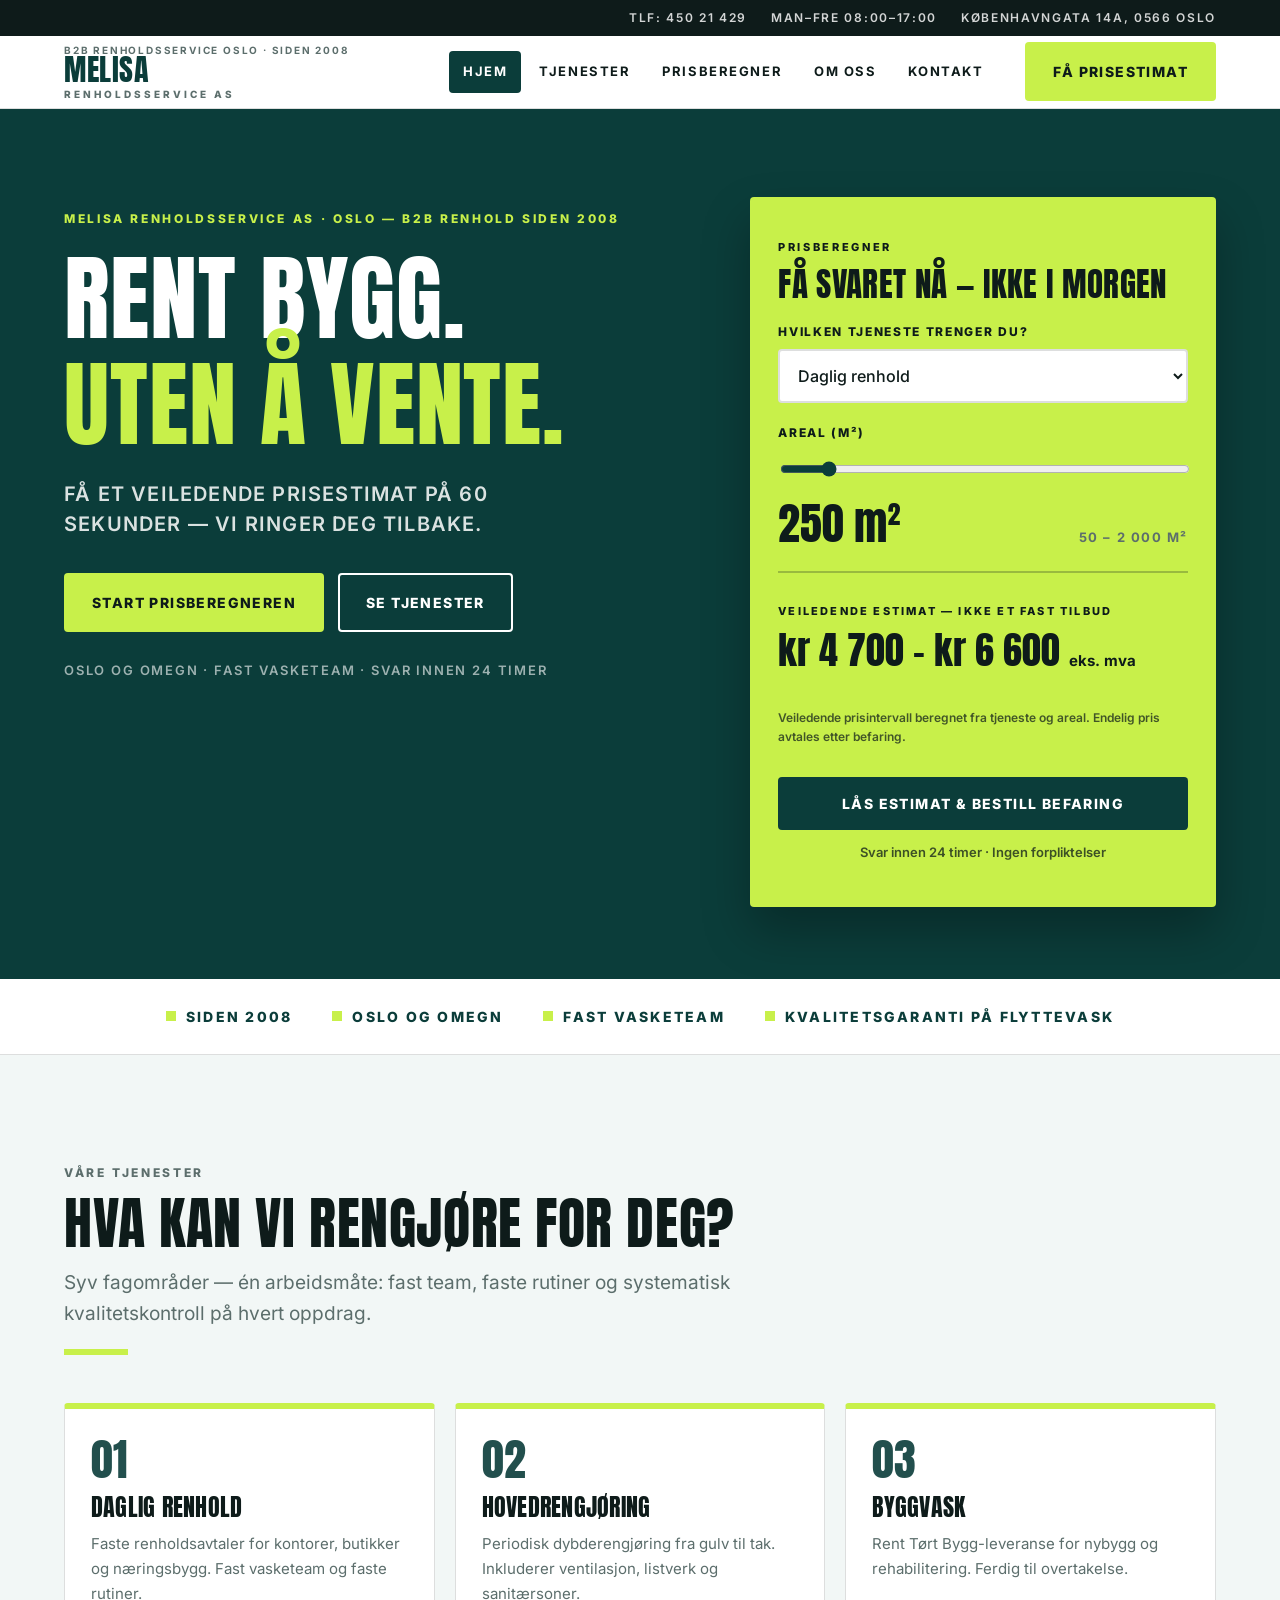
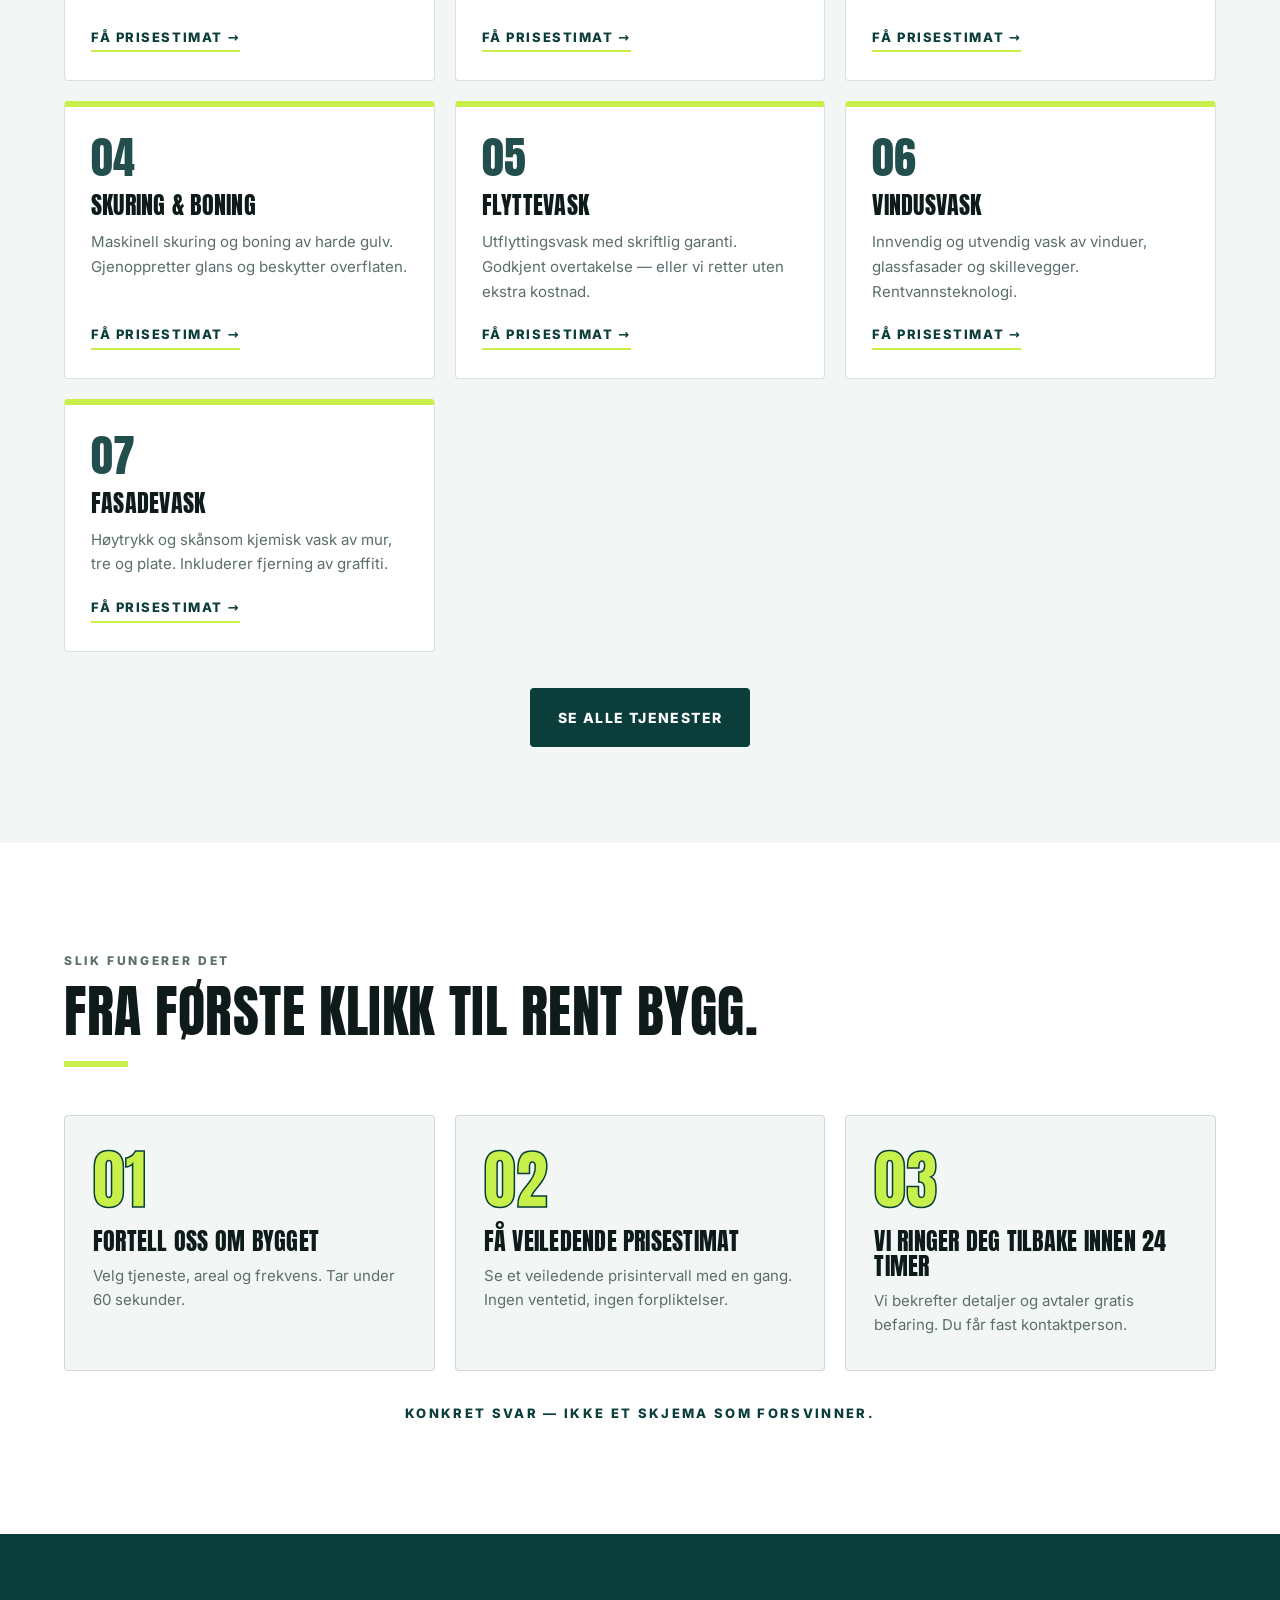
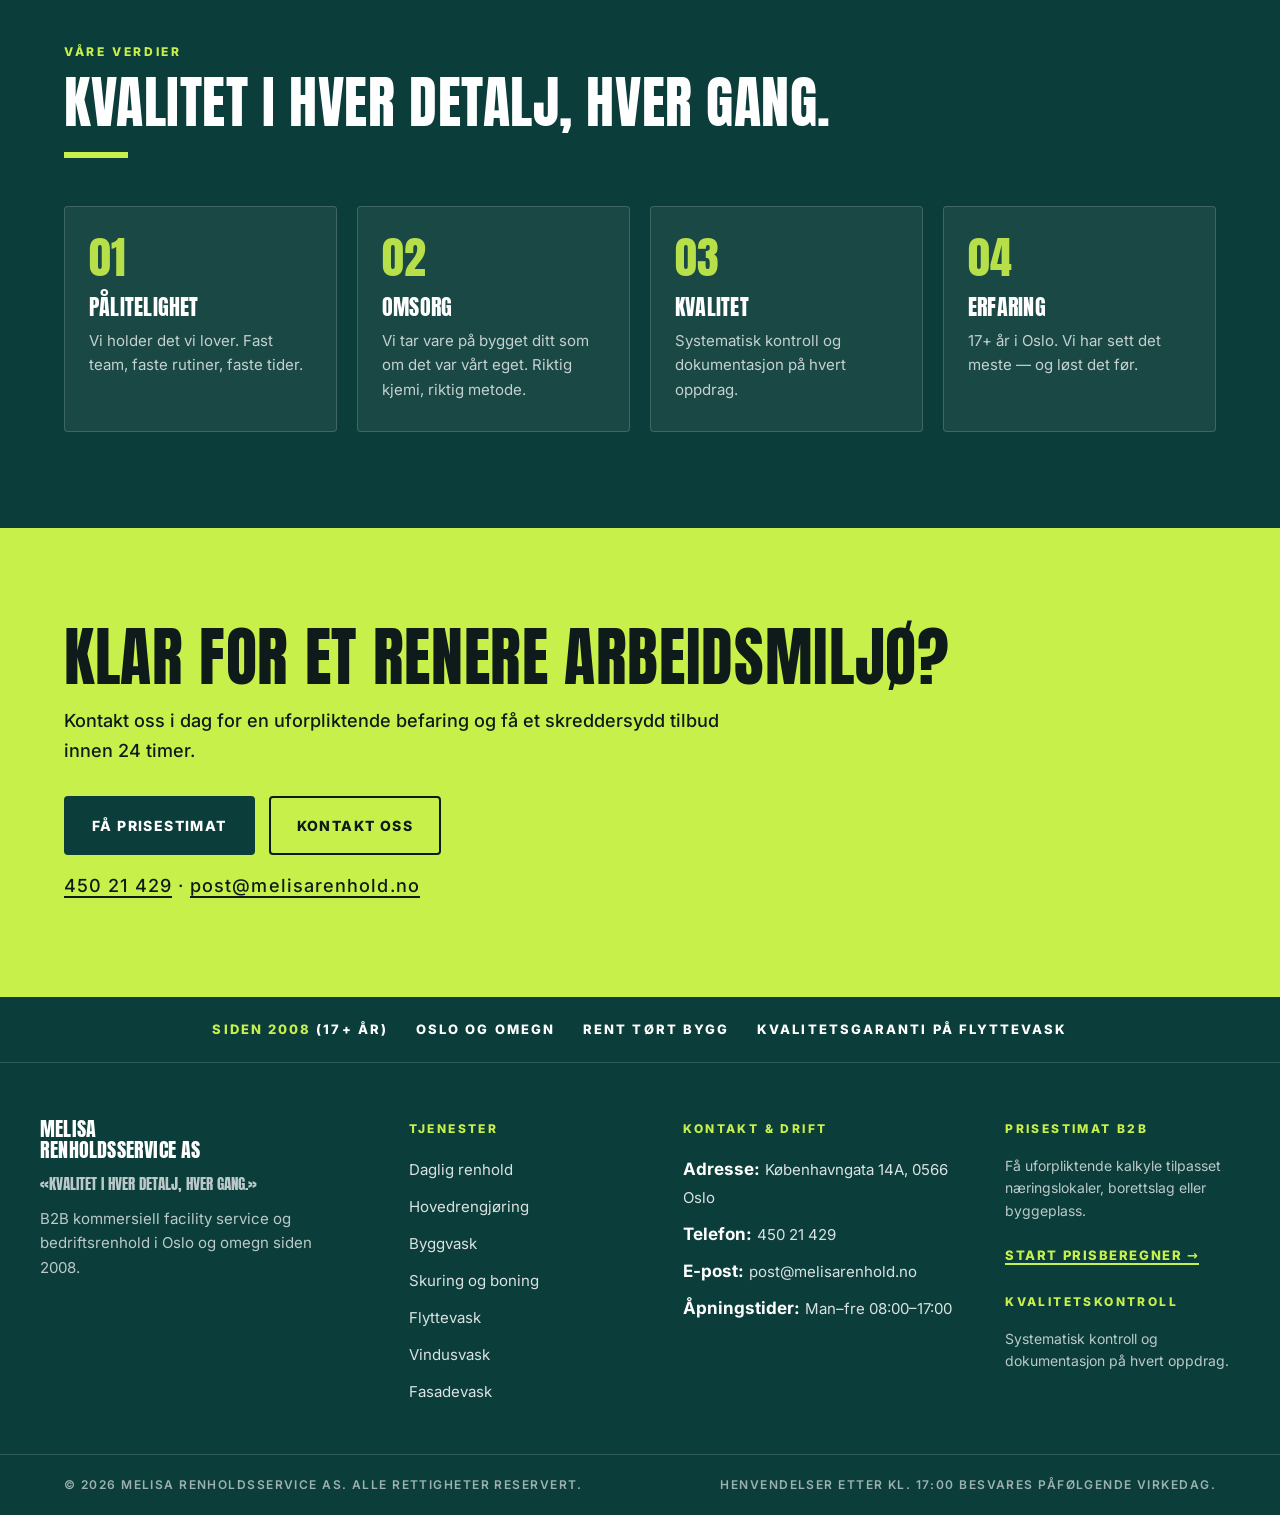
<file: index.html>
<!DOCTYPE html>
<html lang="nb">
<head>
<meta charset="UTF-8">
<meta name="viewport" content="width=device-width, initial-scale=1.0">
<title>Melisa Renholdsservice AS — Rent bygg. Uten å vente. | B2B renhold i Oslo</title>
<meta name="description" content="Melisa Renholdsservice AS — B2B renhold i Oslo og omegn siden 2008. Få et veiledende prisestimat på 60 sekunder. Daglig renhold, hovedrengjøring, byggvask, flyttevask og mer.">
<meta property="og:title" content="Melisa Renholdsservice AS — Rent bygg. Uten å vente.">
<meta property="og:description" content="Få et veiledende prisestimat på 60 sekunder — vi ringer deg tilbake. B2B renhold i Oslo og omegn siden 2008.">
<meta property="og:type" content="website">
<link rel="stylesheet" href="style.css">
<link rel="icon" href="data:image/svg+xml,%3Csvg xmlns='http://www.w3.org/2000/svg' viewBox='0 0 32 32'%3E%3Crect width='32' height='32' fill='%230B3D3A'/%3E%3Crect x='6' y='6' width='20' height='20' fill='%23C8F04A'/%3E%3C/svg%3E">
</head>
<body>
<div class="utility">
  <div class="wrap">
    <a href="tel:+4745021429">Tlf: 450 21 429</a>
    <span>Man–fre 08:00–17:00</span>
    <span>Københavngata 14A, 0566 Oslo</span>
  </div>
</div>
<header class="site-header">
  <div class="wrap header-inner">
    <a class="brand" href="index.html" aria-label="Melisa Renholdsservice AS — forsiden">
      <span class="brand-eyebrow">B2B Renholdsservice Oslo · Siden 2008</span>
      <span class="brand-name">MELISA</span>
      <span class="brand-sub">RENHOLDSSERVICE AS</span>
    </a>
    <button class="nav-toggle" type="button" aria-expanded="false" aria-controls="mainNav">Meny</button>
    <nav class="main-nav" id="mainNav" aria-label="Hovedmeny">
      <a href="index.html" aria-current="page">Hjem</a>
      <a href="tjenester.html">Tjenester</a>
      <a href="prisberegner.html">Prisberegner</a>
      <a href="om-oss.html">Om oss</a>
      <a href="kontakt.html">Kontakt</a>
    </nav>
    <a class="btn btn-lime header-cta" href="prisberegner.html">Få prisestimat</a>
  </div>
</header>

<main>
  <!-- HERO -->
  <section class="hero dark" style="padding-bottom:0">
    <div class="wrap hero-grid">
      <div>
        <p class="eyebrow">Melisa Renholdsservice AS · Oslo — B2B renhold siden 2008</p>
        <h1>Rent bygg.<br><span class="lime">Uten å vente.</span></h1>
        <p class="hero-sub">Få et veiledende prisestimat på 60 sekunder — vi ringer deg tilbake.</p>
        <div class="hero-ctas">
          <a class="btn btn-lime" href="prisberegner.html">Start prisberegneren</a>
          <a class="btn btn-outline-light" href="tjenester.html">Se tjenester</a>
        </div>
        <p class="hero-meta">Oslo og omegn · Fast vasketeam · Svar innen 24 timer</p>
      </div>
      <form class="teaser" id="teaserForm" action="prisberegner.html" method="get">
        <p class="teaser-label">Prisberegner</p>
        <h2>Få svaret nå — ikke i morgen</h2>
        <div class="field">
          <label for="teaserService">Hvilken tjeneste trenger du?</label>
          <select id="teaserService" name="tjeneste">
            <option value="daglig">Daglig renhold</option>
            <option value="hoved">Hovedrengjøring</option>
            <option value="bygg">Byggvask</option>
            <option value="skuring">Skuring og boning</option>
            <option value="flytte">Flyttevask</option>
            <option value="vindus">Vindusvask</option>
            <option value="fasade">Fasadevask</option>
          </select>
        </div>
        <div class="field">
          <label for="teaserArea">Areal (m²)</label>
          <input type="range" id="teaserArea" min="50" max="2000" step="10" value="250" aria-describedby="teaserAreaOut">
          <div class="area-readout"><b id="teaserAreaOut">250 m²</b><span>50 – 2 000 m²</span></div>
        </div>
        <div class="teaser-estimate">
          <p class="est-label">Veiledende estimat — ikke et fast tilbud</p>
          <p class="est-value"><span id="teaserEstimate">kr 4 700 – kr 6 600</span> <span style="font-size:15px;font-family:var(--body);font-weight:700">eks. mva</span></p>
          <p class="est-note">Veiledende prisintervall beregnet fra tjeneste og areal. Endelig pris avtales etter befaring.</p>
        </div>
        <button class="btn btn-dark btn-block" type="submit">Lås estimat &amp; bestill befaring</button>
        <p class="teaser-micro">Svar innen 24 timer · Ingen forpliktelser</p>
      </form>
    </div>
    <div class="hero-spacer" aria-hidden="true"></div>
  </section>

  <!-- TRUST STRIP -->
  <div class="trust">
    <div class="wrap">
      <ul class="trust-list">
        <li>Siden 2008</li>
        <li>Oslo og omegn</li>
        <li>Fast vasketeam</li>
        <li>Kvalitetsgaranti på flyttevask</li>
      </ul>
    </div>
  </div>

  <!-- SERVICES -->
  <section class="ice">
    <div class="wrap">
      <div class="section-head reveal">
        <p class="eyebrow">Våre tjenester</p>
        <h2>Hva kan vi rengjøre for deg?</h2>
        <p class="lede">Syv fagområder — én arbeidsmåte: fast team, faste rutiner og systematisk kvalitetskontroll på hvert oppdrag.</p>
        <div class="rule"></div>
      </div>
      <div class="cards-7">
        <article class="svc-card reveal">
          <span class="svc-num">01</span>
          <h3>Daglig renhold</h3>
          <p>Faste renholdsavtaler for kontorer, butikker og næringsbygg. Fast vasketeam og faste rutiner.</p>
          <a class="card-link" href="prisberegner.html?tjeneste=daglig">Få prisestimat →</a>
        </article>
        <article class="svc-card reveal">
          <span class="svc-num">02</span>
          <h3>Hovedrengjøring</h3>
          <p>Periodisk dybderengjøring fra gulv til tak. Inkluderer ventilasjon, listverk og sanitærsoner.</p>
          <a class="card-link" href="prisberegner.html?tjeneste=hoved">Få prisestimat →</a>
        </article>
        <article class="svc-card reveal">
          <span class="svc-num">03</span>
          <h3>Byggvask</h3>
          <p>Rent Tørt Bygg-leveranse for nybygg og rehabilitering. Ferdig til overtakelse.</p>
          <a class="card-link" href="prisberegner.html?tjeneste=bygg">Få prisestimat →</a>
        </article>
        <article class="svc-card reveal">
          <span class="svc-num">04</span>
          <h3>Skuring &amp; boning</h3>
          <p>Maskinell skuring og boning av harde gulv. Gjenoppretter glans og beskytter overflaten.</p>
          <a class="card-link" href="prisberegner.html?tjeneste=skuring">Få prisestimat →</a>
        </article>
        <article class="svc-card reveal">
          <span class="svc-num">05</span>
          <h3>Flyttevask</h3>
          <p>Utflyttingsvask med skriftlig garanti. Godkjent overtakelse — eller vi retter uten ekstra kostnad.</p>
          <a class="card-link" href="prisberegner.html?tjeneste=flytte">Få prisestimat →</a>
        </article>
        <article class="svc-card reveal">
          <span class="svc-num">06</span>
          <h3>Vindusvask</h3>
          <p>Innvendig og utvendig vask av vinduer, glassfasader og skillevegger. Rentvannsteknologi.</p>
          <a class="card-link" href="prisberegner.html?tjeneste=vindus">Få prisestimat →</a>
        </article>
        <article class="svc-card reveal">
          <span class="svc-num">07</span>
          <h3>Fasadevask</h3>
          <p>Høytrykk og skånsom kjemisk vask av mur, tre og plate. Inkluderer fjerning av graffiti.</p>
          <a class="card-link" href="prisberegner.html?tjeneste=fasade">Få prisestimat →</a>
        </article>
      </div>
      <div class="cards-more reveal">
        <a class="btn btn-dark" href="tjenester.html">Se alle tjenester</a>
      </div>
    </div>
  </section>

  <!-- HOW IT WORKS -->
  <section class="white">
    <div class="wrap">
      <div class="section-head reveal">
        <p class="eyebrow">Slik fungerer det</p>
        <h2>Fra første klikk til rent bygg.</h2>
        <div class="rule"></div>
      </div>
      <div class="steps">
        <article class="step reveal">
          <span class="step-num">01</span>
          <h3>Fortell oss om bygget</h3>
          <p>Velg tjeneste, areal og frekvens. Tar under 60 sekunder.</p>
        </article>
        <article class="step reveal">
          <span class="step-num">02</span>
          <h3>Få veiledende prisestimat</h3>
          <p>Se et veiledende prisintervall med en gang. Ingen ventetid, ingen forpliktelser.</p>
        </article>
        <article class="step reveal">
          <span class="step-num">03</span>
          <h3>Vi ringer deg tilbake innen 24 timer</h3>
          <p>Vi bekrefter detaljer og avtaler gratis befaring. Du får fast kontaktperson.</p>
        </article>
      </div>
      <p class="steps-foot reveal">Konkret svar — ikke et skjema som forsvinner.</p>
    </div>
  </section>

  <!-- VALUES -->
  <section class="dark">
    <div class="wrap">
      <div class="section-head reveal">
        <p class="eyebrow on-dark">Våre verdier</p>
        <h2>Kvalitet i hver detalj, hver gang.</h2>
        <div class="rule"></div>
      </div>
      <div class="values-grid">
        <article class="value-card reveal">
          <span class="svc-num">01</span>
          <h3>Pålitelighet</h3>
          <p>Vi holder det vi lover. Fast team, faste rutiner, faste tider.</p>
        </article>
        <article class="value-card reveal">
          <span class="svc-num">02</span>
          <h3>Omsorg</h3>
          <p>Vi tar vare på bygget ditt som om det var vårt eget. Riktig kjemi, riktig metode.</p>
        </article>
        <article class="value-card reveal">
          <span class="svc-num">03</span>
          <h3>Kvalitet</h3>
          <p>Systematisk kontroll og dokumentasjon på hvert oppdrag.</p>
        </article>
        <article class="value-card reveal">
          <span class="svc-num">04</span>
          <h3>Erfaring</h3>
          <p>17+ år i Oslo. Vi har sett det meste — og løst det før.</p>
        </article>
      </div>
    </div>
  </section>

  <!-- CTA BAND -->
  <section class="lime-band cta-band">
    <div class="wrap reveal">
      <h2>Klar for et renere arbeidsmiljø?</h2>
      <p>Kontakt oss i dag for en uforpliktende befaring og få et skreddersydd tilbud innen 24 timer.</p>
      <div class="hero-ctas">
        <a class="btn btn-dark" href="prisberegner.html">Få prisestimat</a>
        <a class="btn btn-outline-dark" href="kontakt.html">Kontakt oss</a>
      </div>
      <p class="cta-contact"><a href="tel:+4745021429">450 21 429</a> · <a href="mailto:post@melisarenhold.no">post@melisarenhold.no</a></p>
    </div>
  </section>
</main>

<footer class="site-footer">
  <div class="footer-strip">
    <div class="wrap">
      <span><b>Siden 2008</b> (17+ år)</span>
      <span>Oslo og omegn</span>
      <span>Rent Tørt Bygg</span>
      <span>Kvalitetsgaranti på flyttevask</span>
    </div>
  </div>
  <div class="wrap footer-grid">
    <div class="footer-brand">
      <h3>Melisa<br>Renholdsservice AS</h3>
      <p class="footer-quote">«Kvalitet i hver detalj, hver gang.»</p>
      <p>B2B kommersiell facility service og bedriftsrenhold i Oslo og omegn siden 2008.</p>
    </div>
    <nav aria-label="Tjenester i bunnteksten">
      <h4>Tjenester</h4>
      <ul class="footer-list">
        <li><a href="tjenester.html">Daglig renhold</a></li>
        <li><a href="tjenester.html">Hovedrengjøring</a></li>
        <li><a href="tjenester.html">Byggvask</a></li>
        <li><a href="tjenester.html">Skuring og boning</a></li>
        <li><a href="tjenester.html">Flyttevask</a></li>
        <li><a href="tjenester.html">Vindusvask</a></li>
        <li><a href="tjenester.html">Fasadevask</a></li>
      </ul>
    </nav>
    <div>
      <h4>Kontakt &amp; drift</h4>
      <ul class="footer-list">
        <li><strong>Adresse:</strong> <span>Københavngata 14A, 0566 Oslo</span></li>
        <li><strong>Telefon:</strong> <a href="tel:+4745021429">450 21 429</a></li>
        <li><strong>E-post:</strong> <a href="mailto:post@melisarenhold.no">post@melisarenhold.no</a></li>
        <li><strong>Åpningstider:</strong> <span>Man–fre 08:00–17:00</span></li>
      </ul>
    </div>
    <div>
      <h4>Prisestimat B2B</h4>
      <p class="footer-note">Få uforpliktende kalkyle tilpasset næringslokaler, borettslag eller byggeplass.</p>
      <p><a href="prisberegner.html" style="color:var(--lime);font-weight:800;letter-spacing:.12em;text-transform:uppercase;font-size:13px;text-decoration:none;border-bottom:2px solid var(--lime)">Start prisberegner →</a></p>
      <h4 style="margin-top:24px">Kvalitetskontroll</h4>
      <p class="footer-note">Systematisk kontroll og dokumentasjon på hvert oppdrag.</p>
    </div>
  </div>
  <div class="footer-bottom">
    <div class="wrap">
      <span>© 2026 Melisa Renholdsservice AS. Alle rettigheter reservert.</span>
      <span>Henvendelser etter kl. 17:00 besvares påfølgende virkedag.</span>
    </div>
  </div>
</footer>
<script src="app.js"></script>
</body>
</html>
</file>
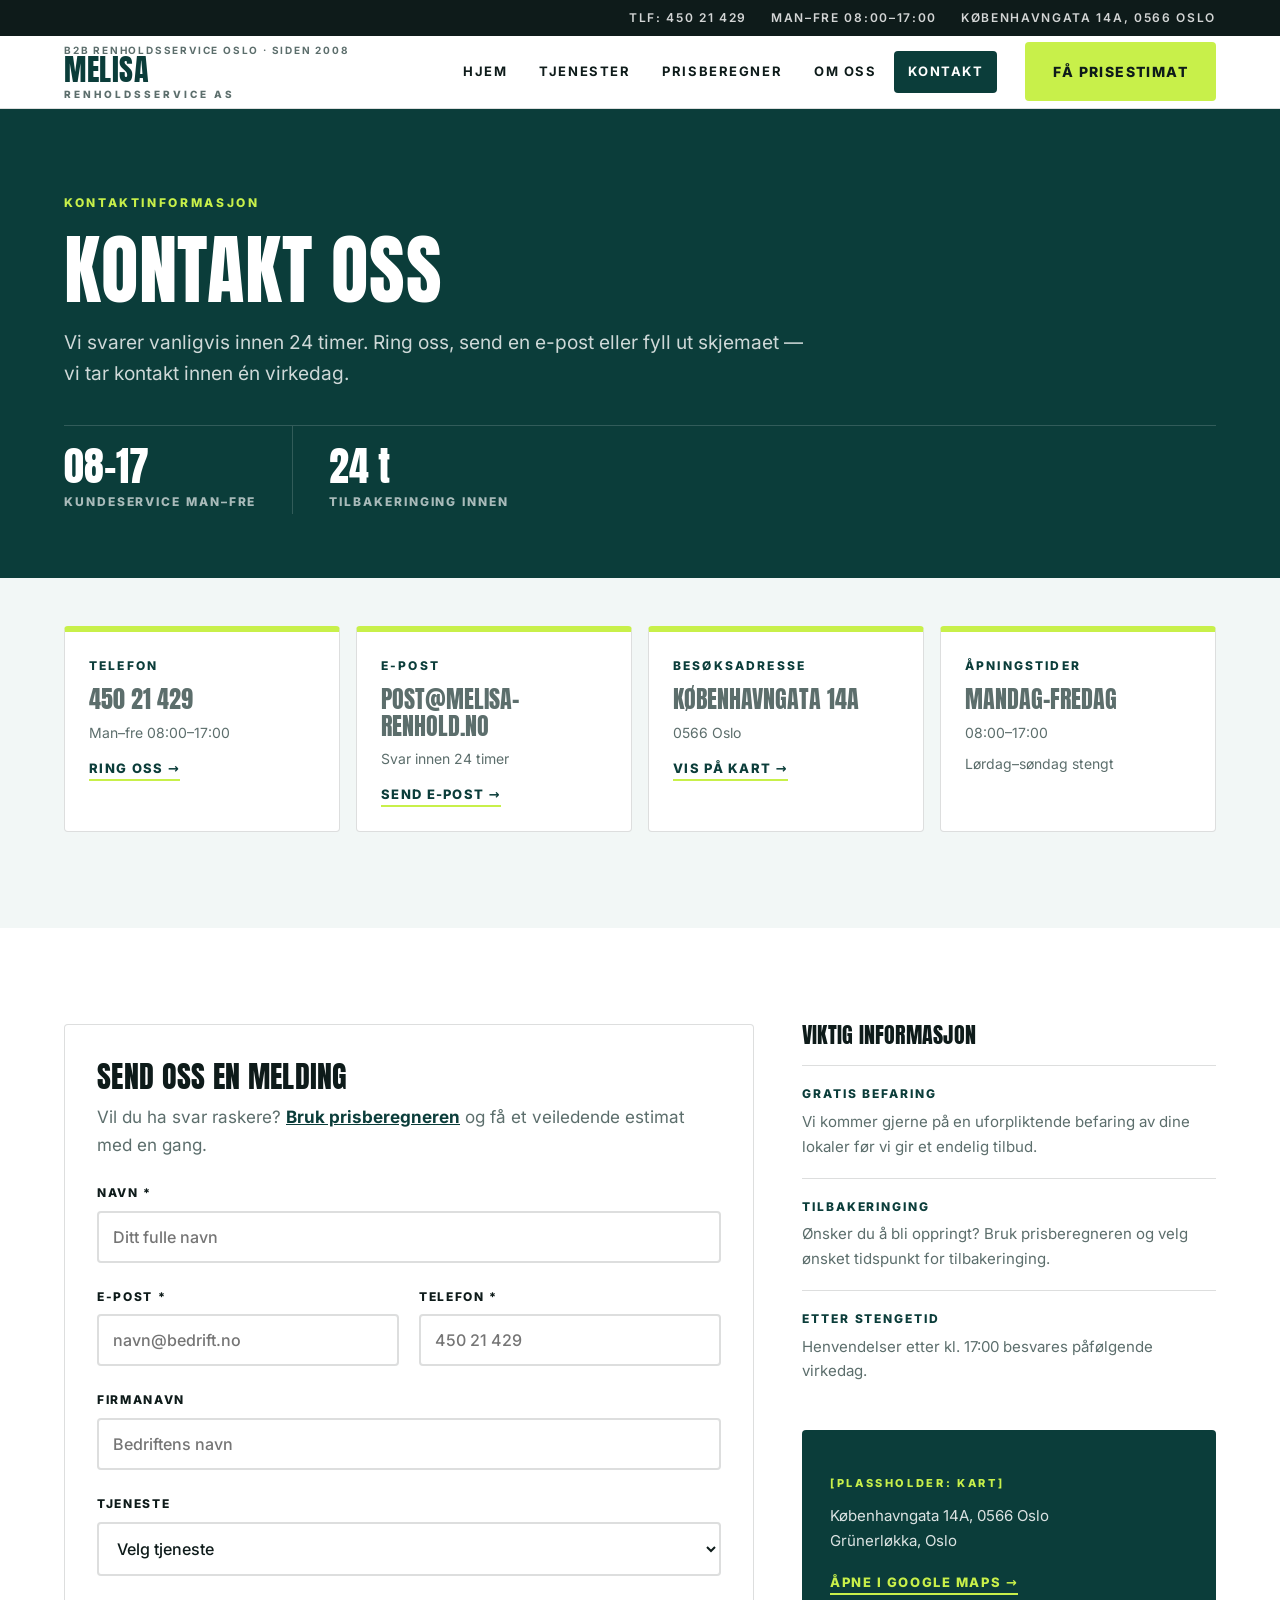
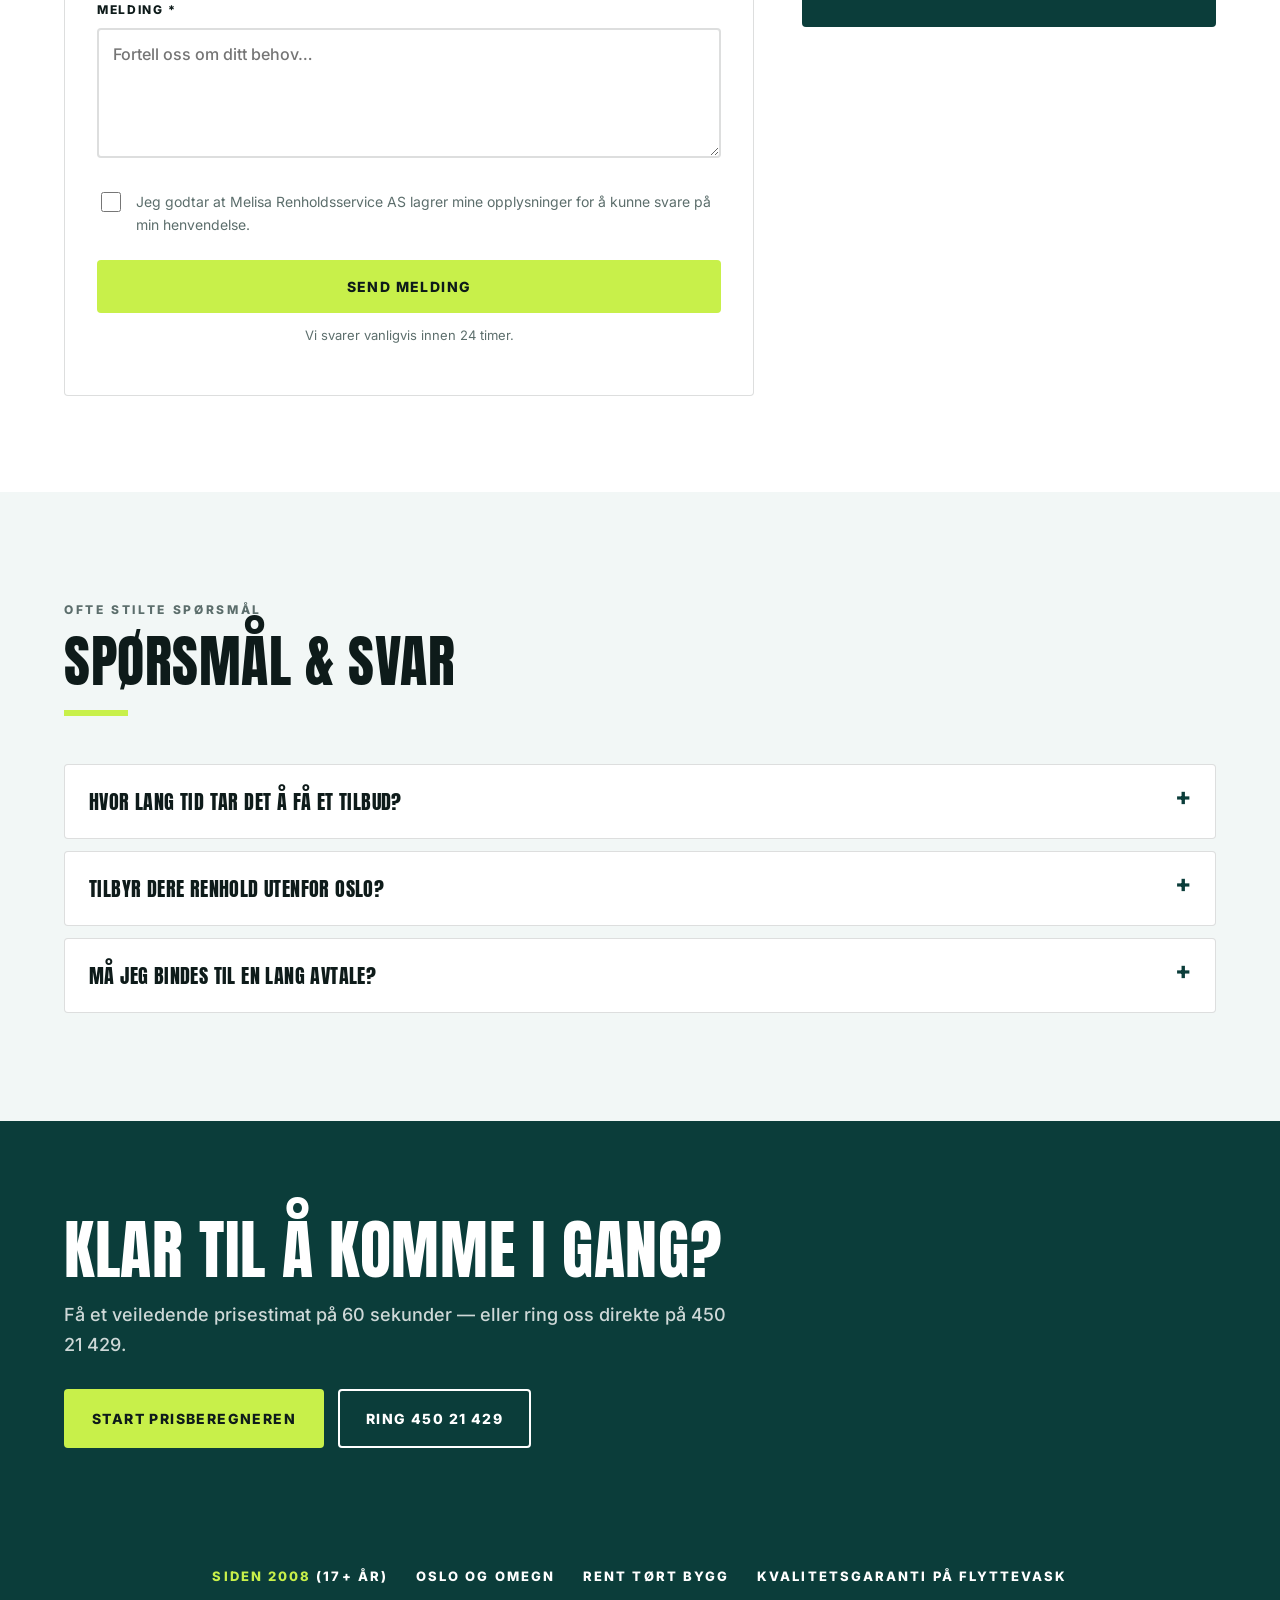
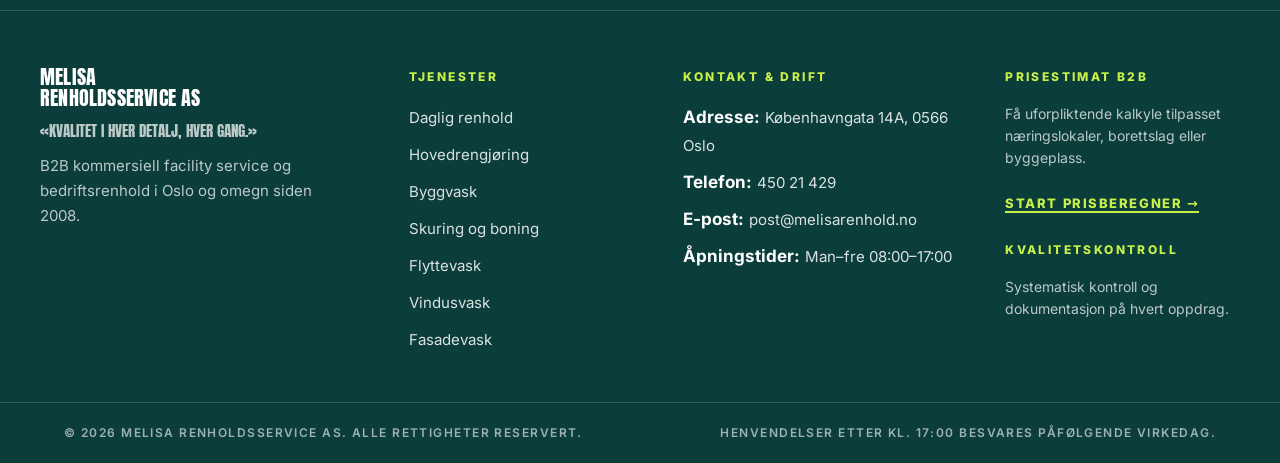
<file: kontakt.html>
<!DOCTYPE html>
<html lang="nb">
<head>
<meta charset="UTF-8">
<meta name="viewport" content="width=device-width, initial-scale=1.0">
<title>Kontakt — Melisa Renholdsservice AS | Oslo, tlf 450 21 429</title>
<meta name="description" content="Kontakt Melisa Renholdsservice AS: Københavngata 14A, 0566 Oslo, tlf 450 21 429, post@melisarenhold.no. Vi svarer vanligvis innen 24 timer. Man–fre 08:00–17:00.">
<meta property="og:title" content="Kontakt — Melisa Renholdsservice AS">
<meta property="og:description" content="Vi svarer vanligvis innen 24 timer. Ring oss, send en e-post eller fyll ut skjemaet.">
<meta property="og:type" content="website">
<link rel="stylesheet" href="style.css">
<link rel="icon" href="data:image/svg+xml,%3Csvg xmlns='http://www.w3.org/2000/svg' viewBox='0 0 32 32'%3E%3Crect width='32' height='32' fill='%230B3D3A'/%3E%3Crect x='6' y='6' width='20' height='20' fill='%23C8F04A'/%3E%3C/svg%3E">
</head>
<body>
<div class="utility">
  <div class="wrap">
    <a href="tel:+4745021429">Tlf: 450 21 429</a>
    <span>Man–fre 08:00–17:00</span>
    <span>Københavngata 14A, 0566 Oslo</span>
  </div>
</div>
<header class="site-header">
  <div class="wrap header-inner">
    <a class="brand" href="index.html" aria-label="Melisa Renholdsservice AS — forsiden">
      <span class="brand-eyebrow">B2B Renholdsservice Oslo · Siden 2008</span>
      <span class="brand-name">MELISA</span>
      <span class="brand-sub">RENHOLDSSERVICE AS</span>
    </a>
    <button class="nav-toggle" type="button" aria-expanded="false" aria-controls="mainNav">Meny</button>
    <nav class="main-nav" id="mainNav" aria-label="Hovedmeny">
      <a href="index.html">Hjem</a>
      <a href="tjenester.html">Tjenester</a>
      <a href="prisberegner.html">Prisberegner</a>
      <a href="om-oss.html">Om oss</a>
      <a href="kontakt.html" aria-current="page">Kontakt</a>
    </nav>
    <a class="btn btn-lime header-cta" href="prisberegner.html">Få prisestimat</a>
  </div>
</header>

<main>
  <section class="page-hero">
    <div class="wrap">
      <p class="eyebrow">Kontaktinformasjon</p>
      <h1>Kontakt oss</h1>
      <p class="lede">Vi svarer vanligvis innen 24 timer. Ring oss, send en e-post eller fyll ut skjemaet — vi tar kontakt innen én virkedag.</p>
      <div class="stat-row">
        <div class="stat"><b>08–17</b><span>Kundeservice man–fre</span></div>
        <div class="stat"><b>24 t</b><span>Tilbakeringing innen</span></div>
      </div>
    </div>
  </section>

  <section class="ice" style="padding-top:48px">
    <div class="wrap">
      <div class="contact-cards">
        <div class="contact-card reveal">
          <b>Telefon</b>
          <p class="cc-big">450 21 429</p>
          <p>Man–fre 08:00–17:00</p>
          <a href="tel:+4745021429">Ring oss →</a>
        </div>
        <div class="contact-card reveal">
          <b>E-post</b>
          <p class="cc-big">post@melisa&shy;renhold.no</p>
          <p>Svar innen 24 timer</p>
          <a href="mailto:post@melisarenhold.no">Send e-post →</a>
        </div>
        <div class="contact-card reveal">
          <b>Besøksadresse</b>
          <p class="cc-big">Københavngata 14A</p>
          <p>0566 Oslo</p>
          <a href="https://www.google.com/maps/search/?api=1&amp;query=K%C3%B8benhavngata+14A%2C+0566+Oslo" target="_blank" rel="noopener">Vis på kart →</a>
        </div>
        <div class="contact-card reveal">
          <b>Åpningstider</b>
          <p class="cc-big">Mandag–fredag</p>
          <p>08:00–17:00</p>
          <p>Lørdag–søndag stengt</p>
        </div>
      </div>
    </div>
  </section>

  <section class="white">
    <div class="wrap form-layout">
      <div class="form-card reveal">
        <h2>Send oss en melding</h2>
        <p style="color:var(--grey);margin-top:10px">Vil du ha svar raskere? <a href="prisberegner.html" style="color:var(--teal);font-weight:700">Bruk prisberegneren</a> og få et veiledende estimat med en gang.</p>
        <form id="contactForm" novalidate style="margin-top:8px">
          <div class="field">
            <label for="ctName">Navn *</label>
            <input type="text" id="ctName" autocomplete="name" placeholder="Ditt fulle navn">
            <p class="field-error">Skriv inn navnet ditt.</p>
          </div>
          <div class="field-row">
            <div class="field">
              <label for="ctEmail">E-post *</label>
              <input type="email" id="ctEmail" autocomplete="email" placeholder="navn@bedrift.no">
              <p class="field-error">Skriv inn en gyldig e-postadresse.</p>
            </div>
            <div class="field">
              <label for="ctPhone">Telefon *</label>
              <input type="tel" id="ctPhone" autocomplete="tel" placeholder="450 21 429">
              <p class="field-error">Skriv inn et gyldig telefonnummer (minst 8 siffer).</p>
            </div>
          </div>
          <div class="field">
            <label for="ctCompany">Firmanavn</label>
            <input type="text" id="ctCompany" autocomplete="organization" placeholder="Bedriftens navn">
          </div>
          <div class="field">
            <label for="ctService">Tjeneste</label>
            <select id="ctService">
              <option value="">Velg tjeneste</option>
              <option>Daglig renhold</option>
              <option>Hovedrengjøring</option>
              <option>Byggvask</option>
              <option>Skuring og boning</option>
              <option>Flyttevask</option>
              <option>Vindusvask</option>
              <option>Fasadevask</option>
            </select>
          </div>
          <div class="field">
            <label for="ctMessage">Melding *</label>
            <textarea id="ctMessage" placeholder="Fortell oss om ditt behov…"></textarea>
            <p class="field-error">Fortell oss kort om ditt behov.</p>
          </div>
          <label class="consent" for="ctConsent">
            <input type="checkbox" id="ctConsent">
            <span>Jeg godtar at Melisa Renholdsservice AS lagrer mine opplysninger for å kunne svare på min henvendelse.</span>
          </label>
          <p class="field-error" id="consentError" style="display:none">Du må godta lagring av opplysningene for at vi skal kunne svare deg.</p>
          <div style="margin-top:24px">
            <button type="submit" class="btn btn-lime btn-block">Send melding</button>
          </div>
          <p style="font-size:13px;color:var(--grey);text-align:center;margin-top:12px">Vi svarer vanligvis innen 24 timer.</p>
        </form>
        <div class="success-panel" id="contactSuccess" role="status" style="margin-top:8px">
          <div class="big-tick" aria-hidden="true">✓</div>
          <h2>Takk! Vi ringer deg tilbake innen 24 timer.</h2>
          <p>Meldingen din er mottatt. Vi tar kontakt innen én virkedag.</p>
          <a class="btn btn-lime" href="prisberegner.html">Få prisestimat i mellomtiden</a>
        </div>
      </div>

      <aside class="info-block reveal">
        <h3>Viktig informasjon</h3>
        <div class="info-item">
          <b>Gratis befaring</b>
          <p>Vi kommer gjerne på en uforpliktende befaring av dine lokaler før vi gir et endelig tilbud.</p>
        </div>
        <div class="info-item">
          <b>Tilbakeringing</b>
          <p>Ønsker du å bli oppringt? Bruk prisberegneren og velg ønsket tidspunkt for tilbakeringing.</p>
        </div>
        <div class="info-item">
          <b>Etter stengetid</b>
          <p>Henvendelser etter kl. 17:00 besvares påfølgende virkedag.</p>
        </div>
        <div class="map-block">
          <p class="map-label">[Plassholder: Kart]</p>
          <p>Københavngata 14A, 0566 Oslo<br>Grünerløkka, Oslo</p>
          <a href="https://www.google.com/maps/search/?api=1&amp;query=K%C3%B8benhavngata+14A%2C+0566+Oslo" target="_blank" rel="noopener">Åpne i Google Maps →</a>
        </div>
      </aside>
    </div>
  </section>

  <section class="ice faq">
    <div class="wrap">
      <div class="section-head reveal">
        <p class="eyebrow">Ofte stilte spørsmål</p>
        <h2>Spørsmål &amp; svar</h2>
        <div class="rule"></div>
      </div>
      <details class="reveal">
        <summary>Hvor lang tid tar det å få et tilbud?</summary>
        <p>Du får et veiledende estimat med en gang i prisberegneren. Et endelig tilbud får du etter en gratis befaring, vanligvis innen 24 timer.</p>
      </details>
      <details class="reveal">
        <summary>Tilbyr dere renhold utenfor Oslo?</summary>
        <p>Vi dekker Oslo og omegn, inkludert Bærum, Asker, Lillestrøm og Follo-regionen.</p>
      </details>
      <details class="reveal">
        <summary>Må jeg bindes til en lang avtale?</summary>
        <p>Nei. Vi tilbyr både faste avtaler og enkeltstående oppdrag. Avtalelengde avtales ved oppstart.</p>
      </details>
    </div>
  </section>

  <section class="dark cta-band">
    <div class="wrap reveal">
      <h2>Klar til å komme i gang?</h2>
      <p style="color:rgba(255,255,255,.8)">Få et veiledende prisestimat på 60 sekunder — eller ring oss direkte på 450 21 429.</p>
      <div class="hero-ctas">
        <a class="btn btn-lime" href="prisberegner.html">Start prisberegneren</a>
        <a class="btn btn-outline-light" href="tel:+4745021429">Ring 450 21 429</a>
      </div>
    </div>
  </section>
</main>

<footer class="site-footer">
  <div class="footer-strip">
    <div class="wrap">
      <span><b>Siden 2008</b> (17+ år)</span>
      <span>Oslo og omegn</span>
      <span>Rent Tørt Bygg</span>
      <span>Kvalitetsgaranti på flyttevask</span>
    </div>
  </div>
  <div class="wrap footer-grid">
    <div class="footer-brand">
      <h3>Melisa<br>Renholdsservice AS</h3>
      <p class="footer-quote">«Kvalitet i hver detalj, hver gang.»</p>
      <p>B2B kommersiell facility service og bedriftsrenhold i Oslo og omegn siden 2008.</p>
    </div>
    <nav aria-label="Tjenester i bunnteksten">
      <h4>Tjenester</h4>
      <ul class="footer-list">
        <li><a href="tjenester.html">Daglig renhold</a></li>
        <li><a href="tjenester.html">Hovedrengjøring</a></li>
        <li><a href="tjenester.html">Byggvask</a></li>
        <li><a href="tjenester.html">Skuring og boning</a></li>
        <li><a href="tjenester.html">Flyttevask</a></li>
        <li><a href="tjenester.html">Vindusvask</a></li>
        <li><a href="tjenester.html">Fasadevask</a></li>
      </ul>
    </nav>
    <div>
      <h4>Kontakt &amp; drift</h4>
      <ul class="footer-list">
        <li><strong>Adresse:</strong> <span>Københavngata 14A, 0566 Oslo</span></li>
        <li><strong>Telefon:</strong> <a href="tel:+4745021429">450 21 429</a></li>
        <li><strong>E-post:</strong> <a href="mailto:post@melisarenhold.no">post@melisarenhold.no</a></li>
        <li><strong>Åpningstider:</strong> <span>Man–fre 08:00–17:00</span></li>
      </ul>
    </div>
    <div>
      <h4>Prisestimat B2B</h4>
      <p class="footer-note">Få uforpliktende kalkyle tilpasset næringslokaler, borettslag eller byggeplass.</p>
      <p><a href="prisberegner.html" style="color:var(--lime);font-weight:800;letter-spacing:.12em;text-transform:uppercase;font-size:13px;text-decoration:none;border-bottom:2px solid var(--lime)">Start prisberegner →</a></p>
      <h4 style="margin-top:24px">Kvalitetskontroll</h4>
      <p class="footer-note">Systematisk kontroll og dokumentasjon på hvert oppdrag.</p>
    </div>
  </div>
  <div class="footer-bottom">
    <div class="wrap">
      <span>© 2026 Melisa Renholdsservice AS. Alle rettigheter reservert.</span>
      <span>Henvendelser etter kl. 17:00 besvares påfølgende virkedag.</span>
    </div>
  </div>
</footer>
<script src="app.js"></script>
</body>
</html>
</file>
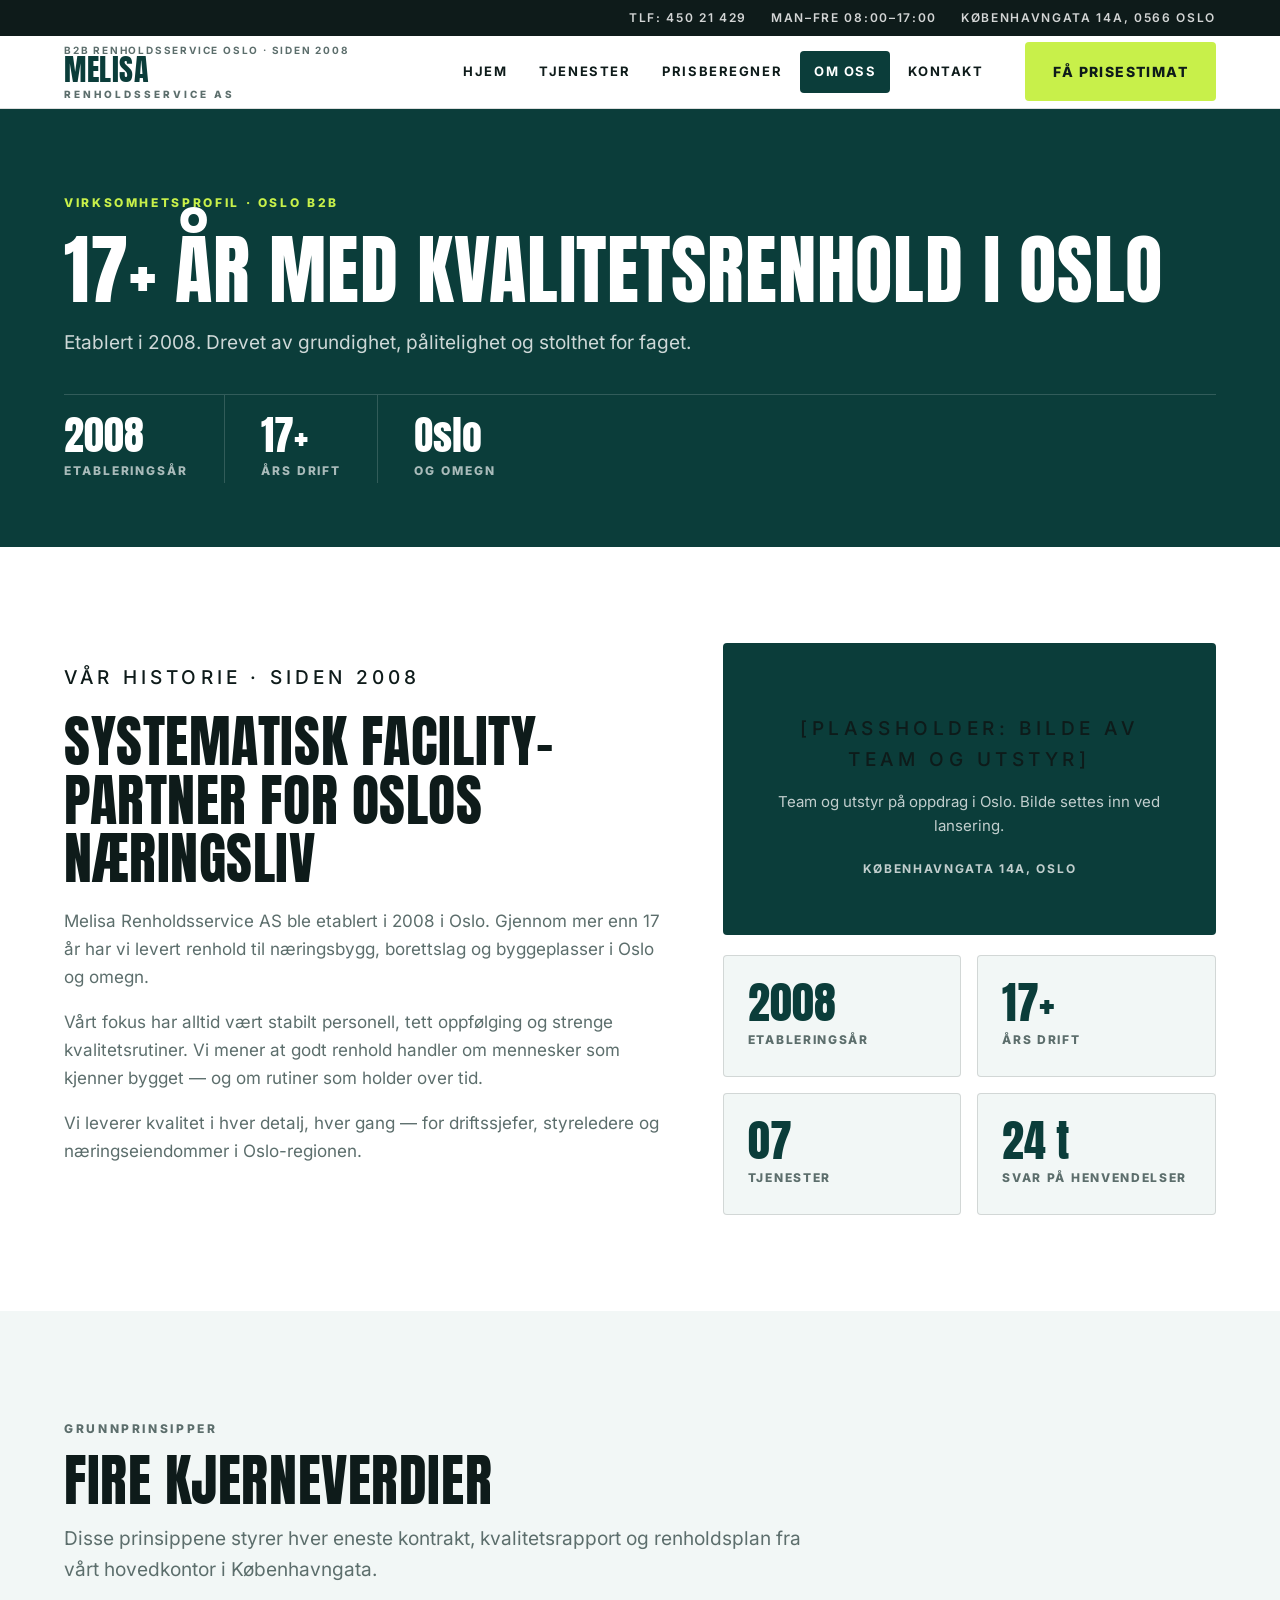
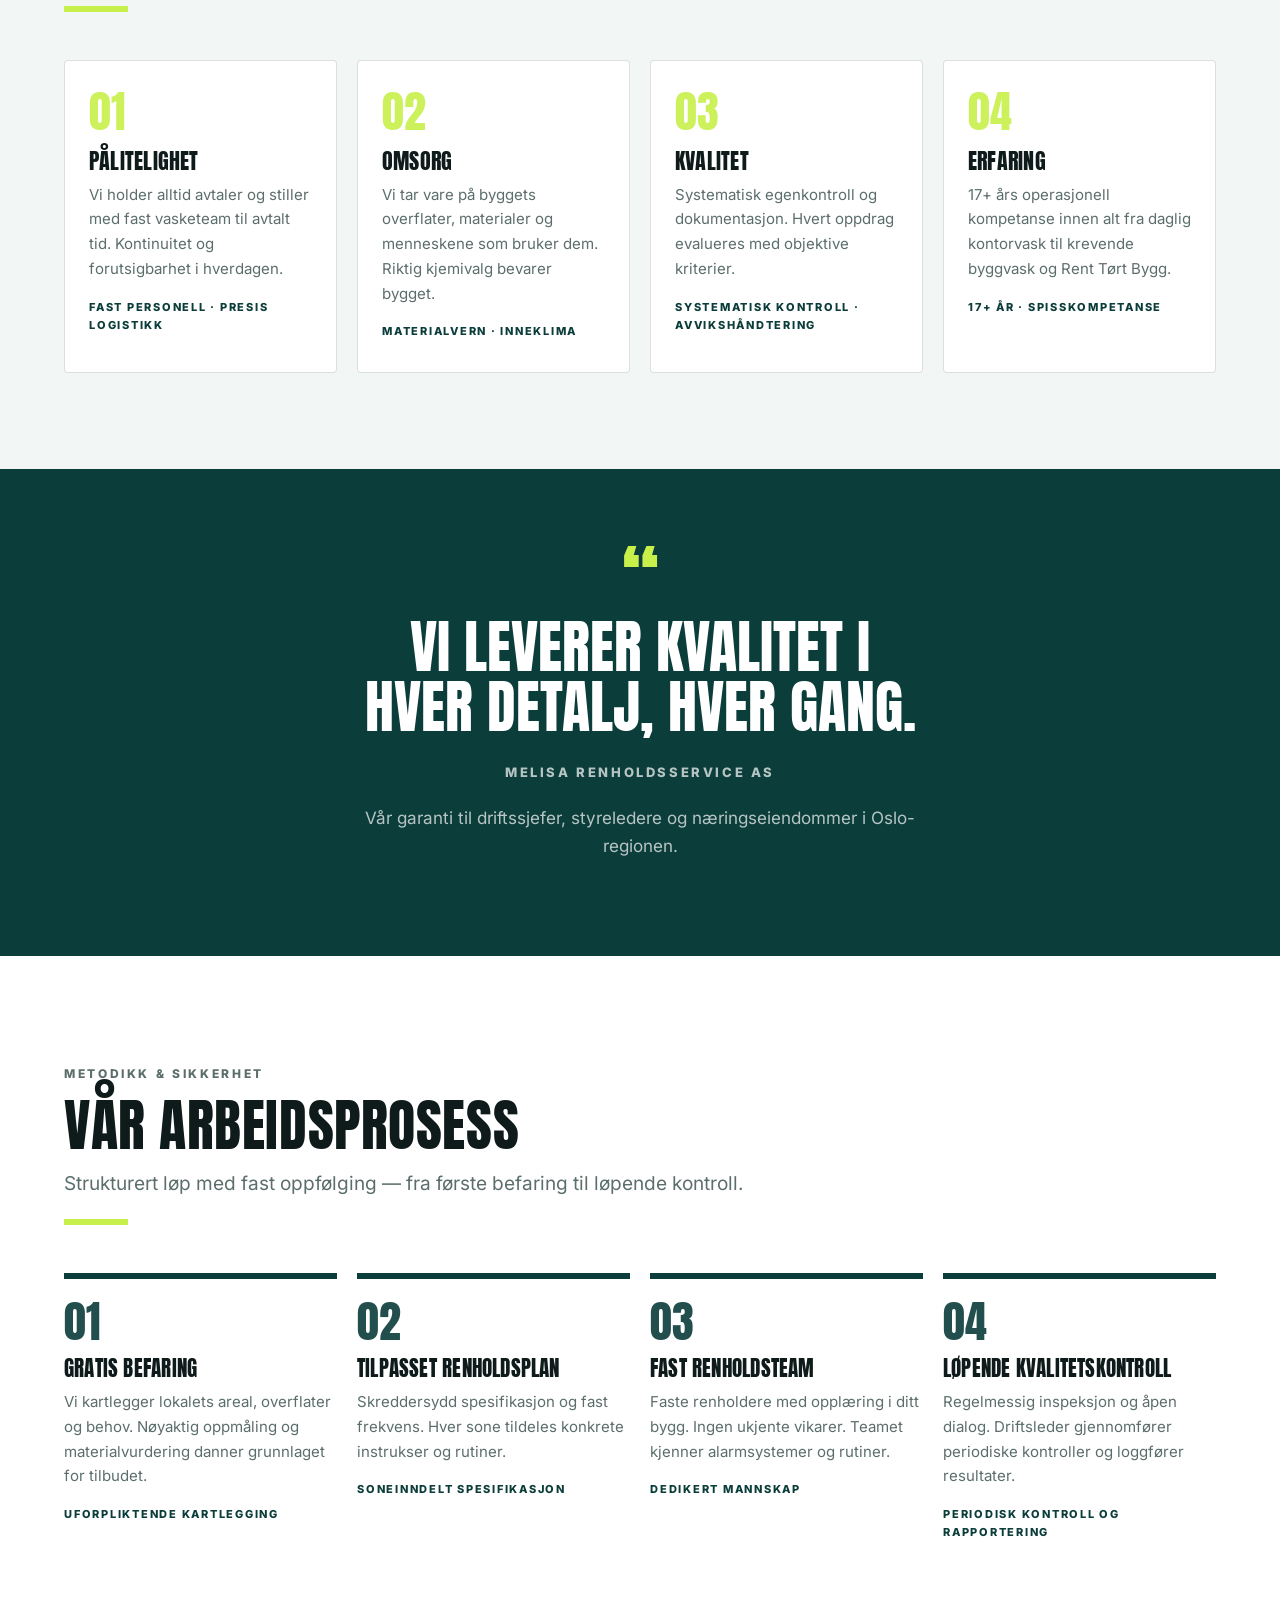
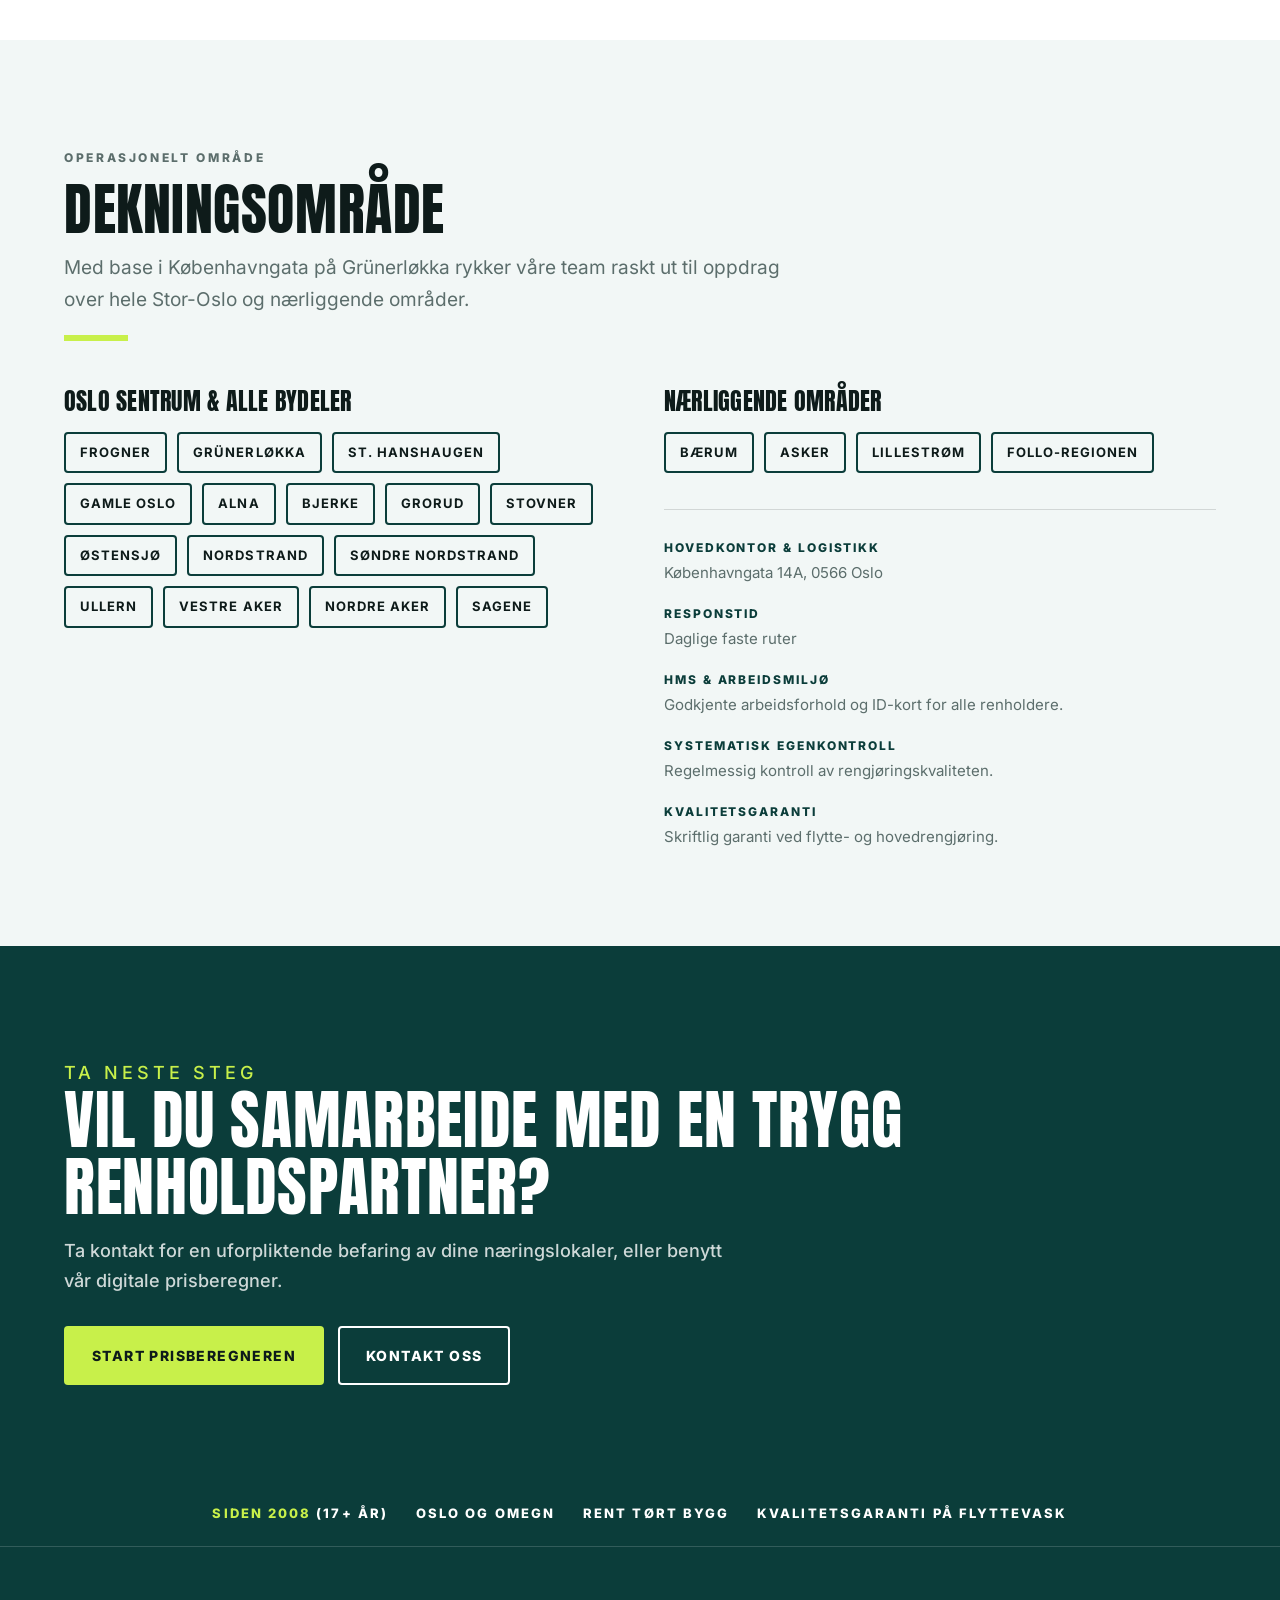
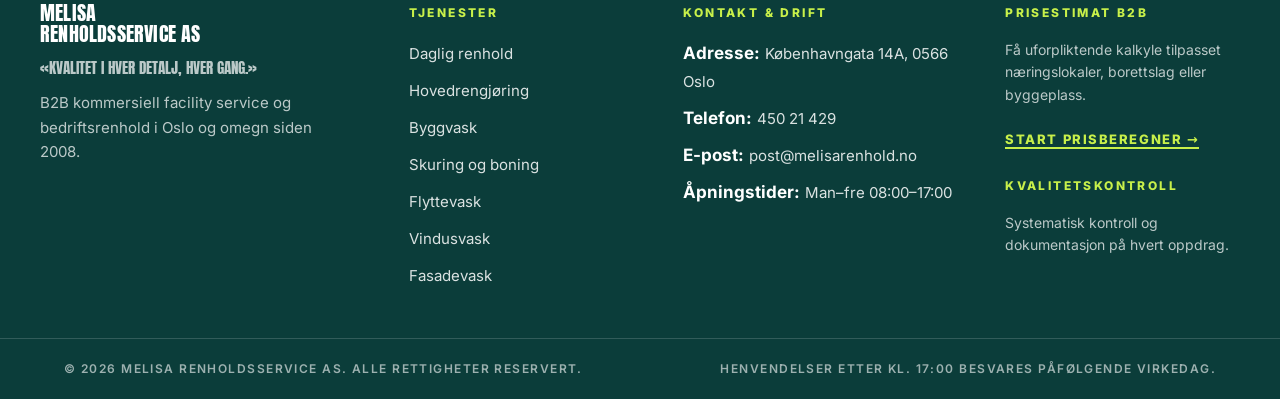
<file: om-oss.html>
<!DOCTYPE html>
<html lang="nb">
<head>
<meta charset="UTF-8">
<meta name="viewport" content="width=device-width, initial-scale=1.0">
<title>Om oss — Melisa Renholdsservice AS | B2B renhold i Oslo siden 2008</title>
<meta name="description" content="Melisa Renholdsservice AS — B2B renhold i Oslo og omegn siden 2008. Pålitelighet, omsorg, kvalitet og erfaring. Fast vasketeam og systematisk kvalitetskontroll.">
<meta property="og:title" content="Om oss — Melisa Renholdsservice AS">
<meta property="og:description" content="17+ år med kvalitetsrenhold i Oslo. Etablert i 2008.">
<meta property="og:type" content="website">
<link rel="stylesheet" href="style.css">
<link rel="icon" href="data:image/svg+xml,%3Csvg xmlns='http://www.w3.org/2000/svg' viewBox='0 0 32 32'%3E%3Crect width='32' height='32' fill='%230B3D3A'/%3E%3Crect x='6' y='6' width='20' height='20' fill='%23C8F04A'/%3E%3C/svg%3E">
</head>
<body>
<div class="utility">
  <div class="wrap">
    <a href="tel:+4745021429">Tlf: 450 21 429</a>
    <span>Man–fre 08:00–17:00</span>
    <span>Københavngata 14A, 0566 Oslo</span>
  </div>
</div>
<header class="site-header">
  <div class="wrap header-inner">
    <a class="brand" href="index.html" aria-label="Melisa Renholdsservice AS — forsiden">
      <span class="brand-eyebrow">B2B Renholdsservice Oslo · Siden 2008</span>
      <span class="brand-name">MELISA</span>
      <span class="brand-sub">RENHOLDSSERVICE AS</span>
    </a>
    <button class="nav-toggle" type="button" aria-expanded="false" aria-controls="mainNav">Meny</button>
    <nav class="main-nav" id="mainNav" aria-label="Hovedmeny">
      <a href="index.html">Hjem</a>
      <a href="tjenester.html">Tjenester</a>
      <a href="prisberegner.html">Prisberegner</a>
      <a href="om-oss.html" aria-current="page">Om oss</a>
      <a href="kontakt.html">Kontakt</a>
    </nav>
    <a class="btn btn-lime header-cta" href="prisberegner.html">Få prisestimat</a>
  </div>
</header>

<main>
  <section class="page-hero">
    <div class="wrap">
      <p class="eyebrow">Virksomhetsprofil · Oslo B2B</p>
      <h1>17+ år med kvalitets&shy;renhold i Oslo</h1>
      <p class="lede">Etablert i 2008. Drevet av grundighet, pålitelighet og stolthet for faget.</p>
      <div class="stat-row">
        <div class="stat"><b>2008</b><span>Etableringsår</span></div>
        <div class="stat"><b>17+</b><span>Års drift</span></div>
        <div class="stat"><b>Oslo</b><span>Og omegn</span></div>
      </div>
    </div>
  </section>

  <section class="white">
    <div class="wrap story-grid">
      <div class="reveal">
        <p class="eyebrow">Vår historie · Siden 2008</p>
        <h2 style="margin-top:12px">Systematisk facility-partner for Oslos næringsliv</h2>
        <p style="margin-top:20px">Melisa Renholdsservice AS ble etablert i 2008 i Oslo. Gjennom mer enn 17 år har vi levert renhold til næringsbygg, borettslag og byggeplasser i Oslo og omegn.</p>
        <p>Vårt fokus har alltid vært stabilt personell, tett oppfølging og strenge kvalitetsrutiner. Vi mener at godt renhold handler om mennesker som kjenner bygget — og om rutiner som holder over tid.</p>
        <p>Vi leverer kvalitet i hver detalj, hver gang — for driftssjefer, styreledere og næringseiendommer i Oslo-regionen.</p>
      </div>
      <div class="reveal">
        <div class="photo-block">
          <p class="ph-label">[Plassholder: Bilde av team og utstyr]</p>
          <p>Team og utstyr på oppdrag i Oslo. Bilde settes inn ved lansering.</p>
          <p style="margin-top:20px;font-weight:700;letter-spacing:.14em;text-transform:uppercase;font-size:12px">Københavngata 14A, Oslo</p>
        </div>
        <div class="stat-stack" style="margin-top:20px">
          <div class="stat-box"><b>2008</b><span>Etableringsår</span></div>
          <div class="stat-box"><b>17+</b><span>Års drift</span></div>
          <div class="stat-box"><b>07</b><span>Tjenester</span></div>
          <div class="stat-box"><b>24 t</b><span>Svar på henvendelser</span></div>
        </div>
      </div>
    </div>
  </section>

  <section class="ice">
    <div class="wrap">
      <div class="section-head reveal">
        <p class="eyebrow">Grunnprinsipper</p>
        <h2>Fire kjerneverdier</h2>
        <p class="lede">Disse prinsippene styrer hver eneste kontrakt, kvalitetsrapport og renholdsplan fra vårt hovedkontor i Københavngata.</p>
        <div class="rule"></div>
      </div>
      <div class="values-grid">
        <article class="value-card reveal" style="background:#fff;border-color:var(--line)">
          <span class="svc-num">01</span>
          <h3 style="color:var(--ink)">Pålitelighet</h3>
          <p style="color:var(--grey)">Vi holder alltid avtaler og stiller med fast vasketeam til avtalt tid. Kontinuitet og forutsigbarhet i hverdagen.</p>
          <span class="value-tag" style="color:var(--teal)">Fast personell · Presis logistikk</span>
        </article>
        <article class="value-card reveal" style="background:#fff;border-color:var(--line)">
          <span class="svc-num">02</span>
          <h3 style="color:var(--ink)">Omsorg</h3>
          <p style="color:var(--grey)">Vi tar vare på byggets overflater, materialer og menneskene som bruker dem. Riktig kjemivalg bevarer bygget.</p>
          <span class="value-tag" style="color:var(--teal)">Materialvern · Inneklima</span>
        </article>
        <article class="value-card reveal" style="background:#fff;border-color:var(--line)">
          <span class="svc-num">03</span>
          <h3 style="color:var(--ink)">Kvalitet</h3>
          <p style="color:var(--grey)">Systematisk egenkontroll og dokumentasjon. Hvert oppdrag evalueres med objektive kriterier.</p>
          <span class="value-tag" style="color:var(--teal)">Systematisk kontroll · Avvikshåndtering</span>
        </article>
        <article class="value-card reveal" style="background:#fff;border-color:var(--line)">
          <span class="svc-num">04</span>
          <h3 style="color:var(--ink)">Erfaring</h3>
          <p style="color:var(--grey)">17+ års operasjonell kompetanse innen alt fra daglig kontorvask til krevende byggvask og Rent Tørt Bygg.</p>
          <span class="value-tag" style="color:var(--teal)">17+ år · Spisskompetanse</span>
        </article>
      </div>
    </div>
  </section>

  <section class="dark promise-band">
    <div class="wrap reveal">
      <blockquote>Vi leverer kvalitet i hver detalj, hver gang.</blockquote>
      <cite>Melisa Renholdsservice AS</cite>
      <p style="color:rgba(255,255,255,.7);max-width:56ch;margin:20px auto 0">Vår garanti til driftssjefer, styreledere og næringseiendommer i Oslo-regionen.</p>
    </div>
  </section>

  <section class="white">
    <div class="wrap">
      <div class="section-head reveal">
        <p class="eyebrow">Metodikk &amp; sikkerhet</p>
        <h2>Vår arbeidsprosess</h2>
        <p class="lede">Strukturert løp med fast oppfølging — fra første befaring til løpende kontroll.</p>
        <div class="rule"></div>
      </div>
      <div class="process-grid">
        <article class="process-step reveal">
          <span class="svc-num">01</span>
          <h3>Gratis befaring</h3>
          <p>Vi kartlegger lokalets areal, overflater og behov. Nøyaktig oppmåling og materialvurdering danner grunnlaget for tilbudet.</p>
          <span class="value-tag" style="color:var(--teal)">Uforpliktende kartlegging</span>
        </article>
        <article class="process-step reveal">
          <span class="svc-num">02</span>
          <h3>Tilpasset renholdsplan</h3>
          <p>Skreddersydd spesifikasjon og fast frekvens. Hver sone tildeles konkrete instrukser og rutiner.</p>
          <span class="value-tag" style="color:var(--teal)">Soneinndelt spesifikasjon</span>
        </article>
        <article class="process-step reveal">
          <span class="svc-num">03</span>
          <h3>Fast renholdsteam</h3>
          <p>Faste renholdere med opplæring i ditt bygg. Ingen ukjente vikarer. Teamet kjenner alarmsystemer og rutiner.</p>
          <span class="value-tag" style="color:var(--teal)">Dedikert mannskap</span>
        </article>
        <article class="process-step reveal">
          <span class="svc-num">04</span>
          <h3>Løpende kvalitetskontroll</h3>
          <p>Regelmessig inspeksjon og åpen dialog. Driftsleder gjennomfører periodiske kontroller og loggfører resultater.</p>
          <span class="value-tag" style="color:var(--teal)">Periodisk kontroll og rapportering</span>
        </article>
      </div>
    </div>
  </section>

  <section class="ice">
    <div class="wrap">
      <div class="section-head reveal">
        <p class="eyebrow">Operasjonelt område</p>
        <h2>Dekningsområde</h2>
        <p class="lede">Med base i Københavngata på Grünerløkka rykker våre team raskt ut til oppdrag over hele Stor-Oslo og nærliggende områder.</p>
        <div class="rule"></div>
      </div>
      <div class="coverage-grid reveal">
        <div>
          <h3>Oslo sentrum &amp; alle bydeler</h3>
          <ul class="district-list">
            <li>Frogner</li><li>Grünerløkka</li><li>St. Hanshaugen</li><li>Gamle Oslo</li><li>Alna</li>
            <li>Bjerke</li><li>Grorud</li><li>Stovner</li><li>Østensjø</li><li>Nordstrand</li>
            <li>Søndre Nordstrand</li><li>Ullern</li><li>Vestre Aker</li><li>Nordre Aker</li><li>Sagene</li>
          </ul>
        </div>
        <div>
          <h3>Nærliggende områder</h3>
          <ul class="district-list">
            <li>Bærum</li><li>Asker</li><li>Lillestrøm</li><li>Follo-regionen</li>
          </ul>
          <div class="side-facts">
            <div><b>Hovedkontor &amp; logistikk</b><span>Københavngata 14A, 0566 Oslo</span></div>
            <div><b>Responstid</b><span>Daglige faste ruter</span></div>
            <div><b>HMS &amp; arbeidsmiljø</b><span>Godkjente arbeidsforhold og ID-kort for alle renholdere.</span></div>
            <div><b>Systematisk egenkontroll</b><span>Regelmessig kontroll av rengjøringskvaliteten.</span></div>
            <div><b>Kvalitetsgaranti</b><span>Skriftlig garanti ved flytte- og hovedrengjøring.</span></div>
          </div>
        </div>
      </div>
    </div>
  </section>

  <section class="dark cta-band">
    <div class="wrap reveal">
      <p class="eyebrow on-dark">Ta neste steg</p>
      <h2>Vil du samarbeide med en trygg renholdspartner?</h2>
      <p style="color:rgba(255,255,255,.8)">Ta kontakt for en uforpliktende befaring av dine næringslokaler, eller benytt vår digitale prisberegner.</p>
      <div class="hero-ctas">
        <a class="btn btn-lime" href="prisberegner.html">Start prisberegneren</a>
        <a class="btn btn-outline-light" href="kontakt.html">Kontakt oss</a>
      </div>
    </div>
  </section>
</main>

<footer class="site-footer">
  <div class="footer-strip">
    <div class="wrap">
      <span><b>Siden 2008</b> (17+ år)</span>
      <span>Oslo og omegn</span>
      <span>Rent Tørt Bygg</span>
      <span>Kvalitetsgaranti på flyttevask</span>
    </div>
  </div>
  <div class="wrap footer-grid">
    <div class="footer-brand">
      <h3>Melisa<br>Renholdsservice AS</h3>
      <p class="footer-quote">«Kvalitet i hver detalj, hver gang.»</p>
      <p>B2B kommersiell facility service og bedriftsrenhold i Oslo og omegn siden 2008.</p>
    </div>
    <nav aria-label="Tjenester i bunnteksten">
      <h4>Tjenester</h4>
      <ul class="footer-list">
        <li><a href="tjenester.html">Daglig renhold</a></li>
        <li><a href="tjenester.html">Hovedrengjøring</a></li>
        <li><a href="tjenester.html">Byggvask</a></li>
        <li><a href="tjenester.html">Skuring og boning</a></li>
        <li><a href="tjenester.html">Flyttevask</a></li>
        <li><a href="tjenester.html">Vindusvask</a></li>
        <li><a href="tjenester.html">Fasadevask</a></li>
      </ul>
    </nav>
    <div>
      <h4>Kontakt &amp; drift</h4>
      <ul class="footer-list">
        <li><strong>Adresse:</strong> <span>Københavngata 14A, 0566 Oslo</span></li>
        <li><strong>Telefon:</strong> <a href="tel:+4745021429">450 21 429</a></li>
        <li><strong>E-post:</strong> <a href="mailto:post@melisarenhold.no">post@melisarenhold.no</a></li>
        <li><strong>Åpningstider:</strong> <span>Man–fre 08:00–17:00</span></li>
      </ul>
    </div>
    <div>
      <h4>Prisestimat B2B</h4>
      <p class="footer-note">Få uforpliktende kalkyle tilpasset næringslokaler, borettslag eller byggeplass.</p>
      <p><a href="prisberegner.html" style="color:var(--lime);font-weight:800;letter-spacing:.12em;text-transform:uppercase;font-size:13px;text-decoration:none;border-bottom:2px solid var(--lime)">Start prisberegner →</a></p>
      <h4 style="margin-top:24px">Kvalitetskontroll</h4>
      <p class="footer-note">Systematisk kontroll og dokumentasjon på hvert oppdrag.</p>
    </div>
  </div>
  <div class="footer-bottom">
    <div class="wrap">
      <span>© 2026 Melisa Renholdsservice AS. Alle rettigheter reservert.</span>
      <span>Henvendelser etter kl. 17:00 besvares påfølgende virkedag.</span>
    </div>
  </div>
</footer>
<script src="app.js"></script>
</body>
</html>
</file>
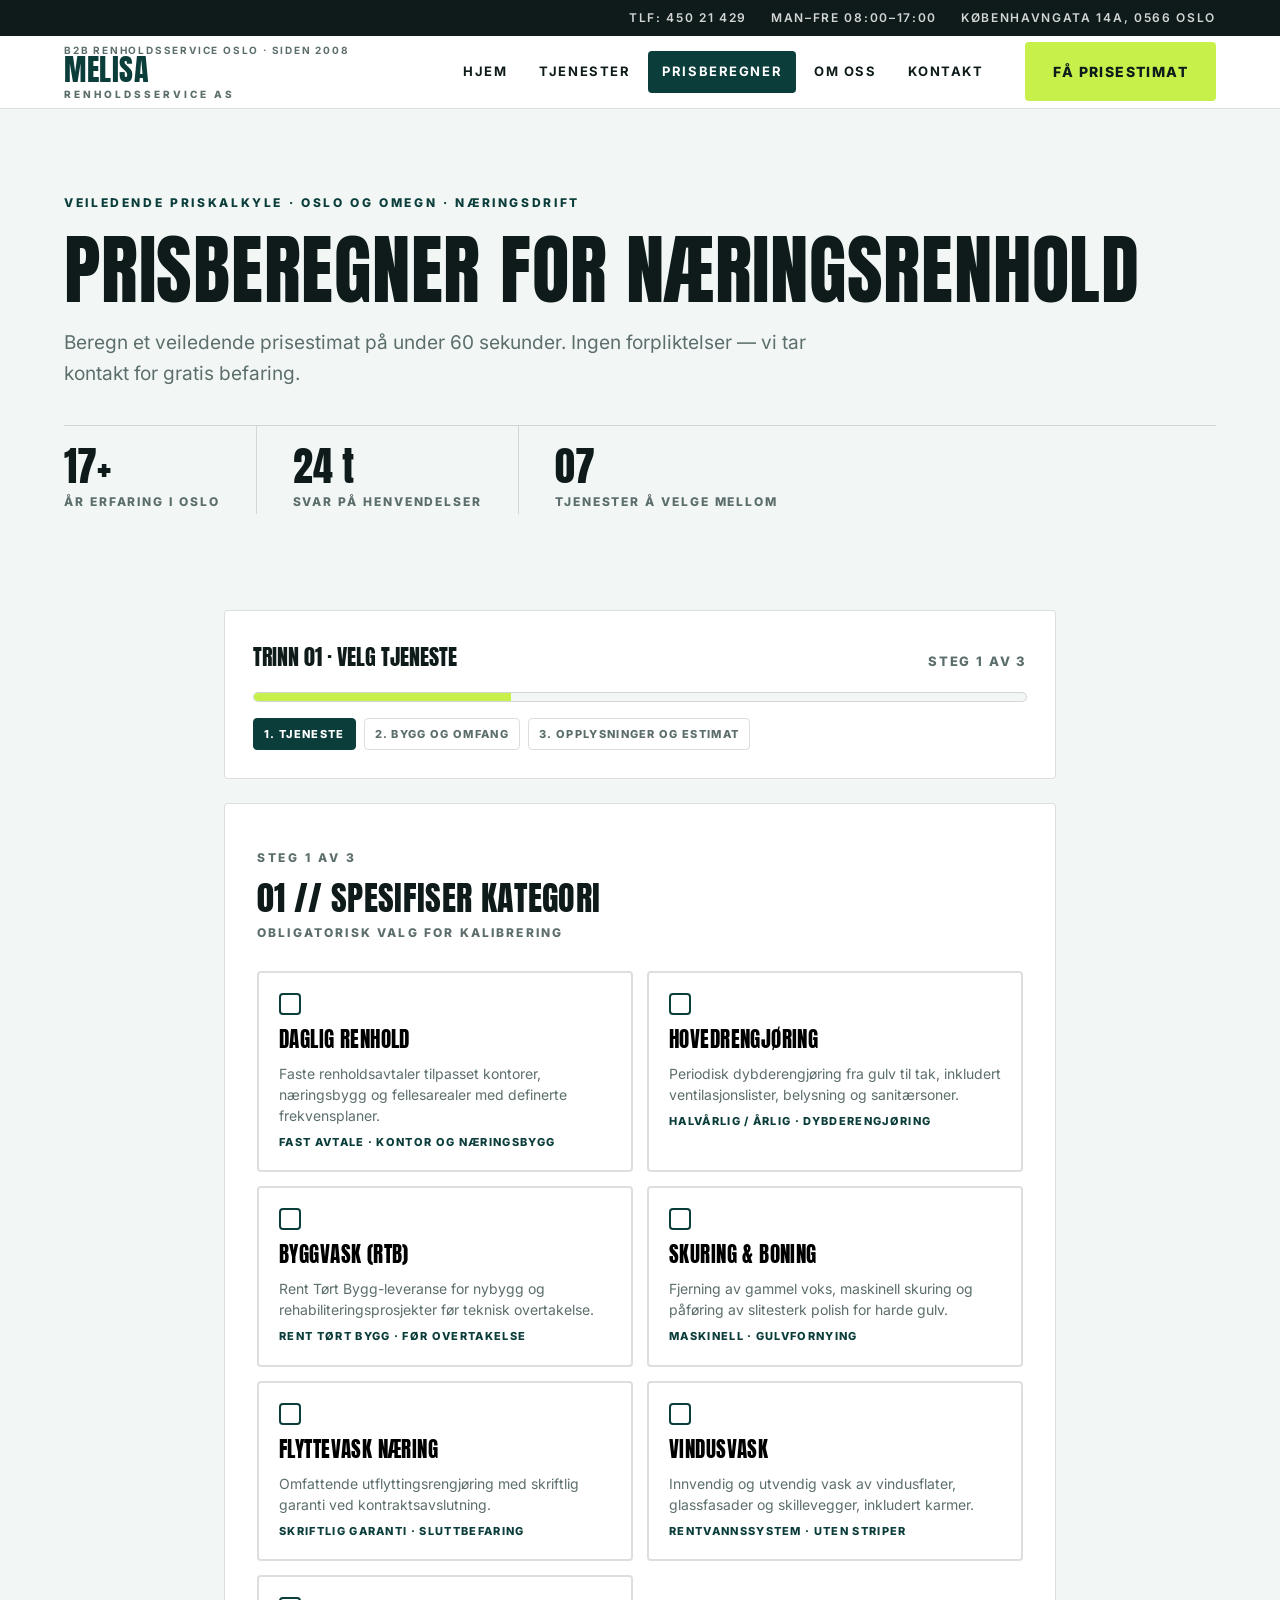
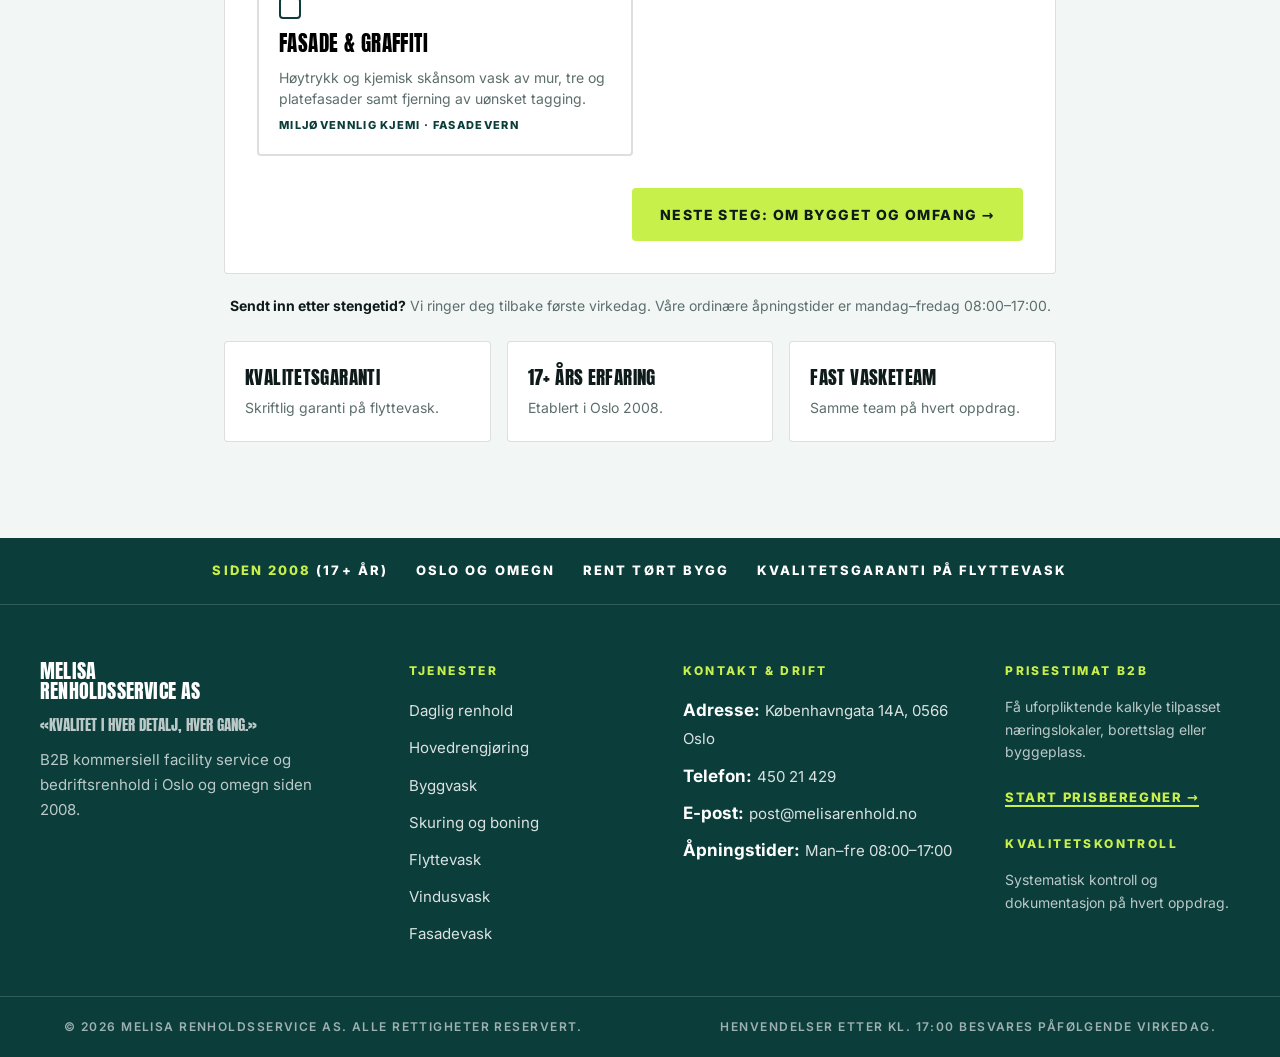
<file: prisberegner.html>
<!DOCTYPE html>
<html lang="nb">
<head>
<meta charset="UTF-8">
<meta name="viewport" content="width=device-width, initial-scale=1.0">
<title>Prisberegner — Melisa Renholdsservice AS | Veiledende prisestimat på 60 sekunder</title>
<meta name="description" content="Beregn et veiledende prisestimat for næringsrenhold i Oslo på under 60 sekunder. Velg tjeneste, areal og frekvens — vi ringer deg tilbake innen 24 timer.">
<meta property="og:title" content="Prisberegner — Melisa Renholdsservice AS">
<meta property="og:description" content="Veiledende prisestimat på 60 sekunder. Ingen forpliktelser — vi tar kontakt for gratis befaring.">
<meta property="og:type" content="website">
<link rel="stylesheet" href="style.css">
<link rel="icon" href="data:image/svg+xml,%3Csvg xmlns='http://www.w3.org/2000/svg' viewBox='0 0 32 32'%3E%3Crect width='32' height='32' fill='%230B3D3A'/%3E%3Crect x='6' y='6' width='20' height='20' fill='%23C8F04A'/%3E%3C/svg%3E">
</head>
<body>
<div class="utility">
  <div class="wrap">
    <a href="tel:+4745021429">Tlf: 450 21 429</a>
    <span>Man–fre 08:00–17:00</span>
    <span>Københavngata 14A, 0566 Oslo</span>
  </div>
</div>
<header class="site-header">
  <div class="wrap header-inner">
    <a class="brand" href="index.html" aria-label="Melisa Renholdsservice AS — forsiden">
      <span class="brand-eyebrow">B2B Renholdsservice Oslo · Siden 2008</span>
      <span class="brand-name">MELISA</span>
      <span class="brand-sub">RENHOLDSSERVICE AS</span>
    </a>
    <button class="nav-toggle" type="button" aria-expanded="false" aria-controls="mainNav">Meny</button>
    <nav class="main-nav" id="mainNav" aria-label="Hovedmeny">
      <a href="index.html">Hjem</a>
      <a href="tjenester.html">Tjenester</a>
      <a href="prisberegner.html" aria-current="page">Prisberegner</a>
      <a href="om-oss.html">Om oss</a>
      <a href="kontakt.html">Kontakt</a>
    </nav>
    <a class="btn btn-lime header-cta" href="prisberegner.html">Få prisestimat</a>
  </div>
</header>

<main>
  <section class="page-hero ice-hero" style="padding-bottom:48px">
    <div class="wrap">
      <p class="eyebrow">Veiledende priskalkyle · Oslo og omegn · Næringsdrift</p>
      <h1>Prisberegner for næringsrenhold</h1>
      <p class="lede">Beregn et veiledende prisestimat på under 60 sekunder. Ingen forpliktelser — vi tar kontakt for gratis befaring.</p>
      <div class="stat-row">
        <div class="stat"><b>17+</b><span>År erfaring i Oslo</span></div>
        <div class="stat"><b>24 t</b><span>Svar på henvendelser</span></div>
        <div class="stat"><b>07</b><span>Tjenester å velge mellom</span></div>
      </div>
    </div>
  </section>

  <section class="ice" style="padding-top:48px">
    <div class="wrap calc-wrap">
      <div id="calculator">
        <div class="progress-block">
          <div class="progress-top">
            <span class="step-label" id="stepLabel">Trinn 01 · Velg tjeneste</span>
            <span class="step-count" id="stepCount">Steg 1 av 3</span>
          </div>
          <div class="progress-track" role="progressbar" aria-valuemin="1" aria-valuemax="3" aria-valuenow="1" aria-label="Fremdrift i prisberegneren"><div class="progress-fill" id="progressFill"></div></div>
          <div class="stepper" aria-hidden="true">
            <span class="active">1. Tjeneste</span>
            <span>2. Bygg og omfang</span>
            <span>3. Opplysninger og estimat</span>
          </div>
        </div>

        <form id="calcForm" novalidate>
          <!-- STEG 1 -->
          <div class="calc-step active" data-step="1">
            <p class="eyebrow">Steg 1 av 3</p>
            <h2>01 // Spesifiser kategori</h2>
            <p class="step-sub">Obligatorisk valg for kalibrering</p>
            <div class="service-grid" role="group" aria-label="Velg tjeneste">
              <button type="button" class="service-pick" data-service="daglig" aria-pressed="false">
                <span class="pick-check" aria-hidden="true">✓</span>
                <strong>Daglig renhold</strong>
                <span>Faste renholdsavtaler tilpasset kontorer, næringsbygg og fellesarealer med definerte frekvensplaner.</span>
                <span class="pick-tags">Fast avtale · Kontor og næringsbygg</span>
              </button>
              <button type="button" class="service-pick" data-service="hoved" aria-pressed="false">
                <span class="pick-check" aria-hidden="true">✓</span>
                <strong>Hovedrengjøring</strong>
                <span>Periodisk dybderengjøring fra gulv til tak, inkludert ventilasjonslister, belysning og sanitærsoner.</span>
                <span class="pick-tags">Halvårlig / årlig · Dybderengjøring</span>
              </button>
              <button type="button" class="service-pick" data-service="bygg" aria-pressed="false">
                <span class="pick-check" aria-hidden="true">✓</span>
                <strong>Byggvask (RTB)</strong>
                <span>Rent Tørt Bygg-leveranse for nybygg og rehabiliteringsprosjekter før teknisk overtakelse.</span>
                <span class="pick-tags">Rent Tørt Bygg · Før overtakelse</span>
              </button>
              <button type="button" class="service-pick" data-service="skuring" aria-pressed="false">
                <span class="pick-check" aria-hidden="true">✓</span>
                <strong>Skuring &amp; boning</strong>
                <span>Fjerning av gammel voks, maskinell skuring og påføring av slitesterk polish for harde gulv.</span>
                <span class="pick-tags">Maskinell · Gulvfornying</span>
              </button>
              <button type="button" class="service-pick" data-service="flytte" aria-pressed="false">
                <span class="pick-check" aria-hidden="true">✓</span>
                <strong>Flyttevask næring</strong>
                <span>Omfattende utflyttingsrengjøring med skriftlig garanti ved kontraktsavslutning.</span>
                <span class="pick-tags">Skriftlig garanti · Sluttbefaring</span>
              </button>
              <button type="button" class="service-pick" data-service="vindus" aria-pressed="false">
                <span class="pick-check" aria-hidden="true">✓</span>
                <strong>Vindusvask</strong>
                <span>Innvendig og utvendig vask av vindusflater, glassfasader og skillevegger, inkludert karmer.</span>
                <span class="pick-tags">Rentvannssystem · Uten striper</span>
              </button>
              <button type="button" class="service-pick" data-service="fasade" aria-pressed="false">
                <span class="pick-check" aria-hidden="true">✓</span>
                <strong>Fasade &amp; graffiti</strong>
                <span>Høytrykk og kjemisk skånsom vask av mur, tre og platefasader samt fjerning av uønsket tagging.</span>
                <span class="pick-tags">Miljøvennlig kjemi · Fasadevern</span>
              </button>
            </div>
            <div class="calc-nav">
              <span></span>
              <button type="button" class="btn btn-lime" data-goto="2">Neste steg: Om bygget og omfang →</button>
            </div>
          </div>

          <!-- STEG 2 -->
          <div class="calc-step" data-step="2">
            <p class="eyebrow">Steg 2 av 3</p>
            <h2>02 // Om bygget</h2>
            <p class="step-sub">Areal og frekvens — slik kalibrerer vi estimatet</p>
            <div class="field">
              <label for="calcArea">Areal (m²)</label>
              <input type="range" id="calcArea" min="30" max="2500" step="10" value="250" aria-describedby="calcAreaOut">
              <div class="area-readout"><b id="calcAreaOut">250 m²</b><span>30 – 2 500 m²</span></div>
            </div>
            <div class="field">
              <label for="calcAreaNumber">Areal i m² — skriv inn nøyaktig tall</label>
              <input type="number" id="calcAreaNumber" min="30" max="2500" step="1" value="250" inputmode="numeric" autocomplete="off">
              <p class="hint">Mellom 30 og 2 500 m².</p>
            </div>
            <div class="field">
              <label id="freqLabel">Frekvens</label>
              <div class="freq-group" role="radiogroup" aria-labelledby="freqLabel">
                <label><input type="radio" name="freq" value="daglig"><span class="freq-pill">Daglig</span></label>
                <label><input type="radio" name="freq" value="ukentlig" checked><span class="freq-pill">Ukentlig</span></label>
                <label><input type="radio" name="freq" value="manedlig"><span class="freq-pill">Månedlig</span></label>
                <label><input type="radio" name="freq" value="engangs"><span class="freq-pill">Engangsoppdrag</span></label>
              </div>
            </div>
            <div class="field-row">
              <div class="field">
                <label for="calcToilets">Antall toaletter <span style="text-transform:none;letter-spacing:0;font-weight:600;color:var(--grey)">(valgfritt)</span></label>
                <input type="number" id="calcToilets" min="0" max="200" step="1" value="0" inputmode="numeric" autocomplete="off">
              </div>
              <div class="field">
                <label for="calcKitchens">Antall kjøkken <span style="text-transform:none;letter-spacing:0;font-weight:600;color:var(--grey)">(valgfritt)</span></label>
                <input type="number" id="calcKitchens" min="0" max="100" step="1" value="0" inputmode="numeric" autocomplete="off">
              </div>
            </div>
            <div class="calc-nav">
              <button type="button" class="btn btn-outline-dark" data-goto="1">← Tilbake</button>
              <button type="button" class="btn btn-lime" data-goto="3">Neste steg: Dine opplysninger →</button>
            </div>
          </div>

          <!-- STEG 3 -->
          <div class="calc-step" data-step="3">
            <p class="eyebrow">Steg 3 av 3</p>
            <h2>03 // Dine opplysninger</h2>
            <p class="step-sub">Vi bruker opplysningene kun til å ringe deg tilbake med et nøyaktig tilbud</p>
            <div class="field">
              <label for="calcName">Navn *</label>
              <input type="text" id="calcName" autocomplete="name" placeholder="Ditt fulle navn">
              <p class="field-error">Skriv inn navnet ditt.</p>
            </div>
            <div class="field-row">
              <div class="field">
                <label for="calcEmail">E-post *</label>
                <input type="email" id="calcEmail" autocomplete="email" placeholder="navn@bedrift.no">
                <p class="field-error">Skriv inn en gyldig e-postadresse.</p>
              </div>
              <div class="field">
                <label for="calcPhone">Telefon *</label>
                <input type="tel" id="calcPhone" autocomplete="tel" placeholder="450 21 429">
                <p class="field-error">Skriv inn et gyldig telefonnummer (minst 8 siffer).</p>
              </div>
            </div>
            <div class="field">
              <label for="calcCallback">Ønsket tidspunkt for tilbakeringing</label>
              <select id="calcCallback">
                <option>Så fort som mulig</option>
                <option>I dag</option>
                <option>I morgen</option>
                <option>Velg tidspunkt</option>
              </select>
            </div>
            <div class="field" id="callbackTimeWrap" hidden>
              <label for="calcCallbackTime">Velg tidspunkt *</label>
              <input type="text" id="calcCallbackTime" placeholder="F.eks. tirsdag kl. 10:00" autocomplete="off">
              <p class="field-error">Skriv inn ønsket tidspunkt for tilbakeringing.</p>
            </div>

            <div class="result-panel" id="resultPanel" hidden>
              <p class="result-label">Veiledende estimat</p>
              <p class="result-value" id="resultValue">—</p>
              <p class="result-note">Veiledende estimat — ikke et fast tilbud. Endelig pris avtales etter befaring.</p>
              <ul class="result-basis">
                <li><b>Tjeneste</b><span id="basisService">—</span></li>
                <li><b>Areal</b><span id="basisArea">—</span></li>
                <li><b>Frekvens</b><span id="basisFreq">—</span></li>
              </ul>
              <div class="result-ctas">
                <button type="submit" class="btn btn-lime">Be om nøyaktig tilbud</button>
                <button type="button" class="btn btn-outline-light" id="bookCallbackBtn">Book tilbakeringing</button>
              </div>
            </div>

            <div class="calc-nav">
              <button type="button" class="btn btn-outline-dark" data-goto="2">← Tilbake</button>
            </div>
          </div>

          <p class="calc-error" id="calcError" hidden role="alert"></p>
        </form>

        <div class="success-panel" id="successPanel" role="status">
          <div class="big-tick" aria-hidden="true">✓</div>
          <h2>Takk! Vi ringer deg tilbake innen 24 timer.</h2>
          <p>Din henvendelse er mottatt. Vi bekrefter detaljene og avtaler gratis befaring — du får fast kontaktperson.</p>
          <button type="button" class="btn btn-lime" id="calcAgain">Beregn et nytt estimat</button>
        </div>

        <p class="after-hours"><strong>Sendt inn etter stengetid?</strong> Vi ringer deg tilbake første virkedag. Våre ordinære åpningstider er mandag–fredag 08:00–17:00.</p>

        <div class="trust-chips">
          <div class="trust-chip"><b>Kvalitetsgaranti</b><span>Skriftlig garanti på flyttevask.</span></div>
          <div class="trust-chip"><b>17+ års erfaring</b><span>Etablert i Oslo 2008.</span></div>
          <div class="trust-chip"><b>Fast vasketeam</b><span>Samme team på hvert oppdrag.</span></div>
        </div>
      </div>
    </div>
  </section>
</main>

<footer class="site-footer">
  <div class="footer-strip">
    <div class="wrap">
      <span><b>Siden 2008</b> (17+ år)</span>
      <span>Oslo og omegn</span>
      <span>Rent Tørt Bygg</span>
      <span>Kvalitetsgaranti på flyttevask</span>
    </div>
  </div>
  <div class="wrap footer-grid">
    <div class="footer-brand">
      <h3>Melisa<br>Renholdsservice AS</h3>
      <p class="footer-quote">«Kvalitet i hver detalj, hver gang.»</p>
      <p>B2B kommersiell facility service og bedriftsrenhold i Oslo og omegn siden 2008.</p>
    </div>
    <nav aria-label="Tjenester i bunnteksten">
      <h4>Tjenester</h4>
      <ul class="footer-list">
        <li><a href="tjenester.html">Daglig renhold</a></li>
        <li><a href="tjenester.html">Hovedrengjøring</a></li>
        <li><a href="tjenester.html">Byggvask</a></li>
        <li><a href="tjenester.html">Skuring og boning</a></li>
        <li><a href="tjenester.html">Flyttevask</a></li>
        <li><a href="tjenester.html">Vindusvask</a></li>
        <li><a href="tjenester.html">Fasadevask</a></li>
      </ul>
    </nav>
    <div>
      <h4>Kontakt &amp; drift</h4>
      <ul class="footer-list">
        <li><strong>Adresse:</strong> <span>Københavngata 14A, 0566 Oslo</span></li>
        <li><strong>Telefon:</strong> <a href="tel:+4745021429">450 21 429</a></li>
        <li><strong>E-post:</strong> <a href="mailto:post@melisarenhold.no">post@melisarenhold.no</a></li>
        <li><strong>Åpningstider:</strong> <span>Man–fre 08:00–17:00</span></li>
      </ul>
    </div>
    <div>
      <h4>Prisestimat B2B</h4>
      <p class="footer-note">Få uforpliktende kalkyle tilpasset næringslokaler, borettslag eller byggeplass.</p>
      <p><a href="prisberegner.html" style="color:var(--lime);font-weight:800;letter-spacing:.12em;text-transform:uppercase;font-size:13px;text-decoration:none;border-bottom:2px solid var(--lime)">Start prisberegner →</a></p>
      <h4 style="margin-top:24px">Kvalitetskontroll</h4>
      <p class="footer-note">Systematisk kontroll og dokumentasjon på hvert oppdrag.</p>
    </div>
  </div>
  <div class="footer-bottom">
    <div class="wrap">
      <span>© 2026 Melisa Renholdsservice AS. Alle rettigheter reservert.</span>
      <span>Henvendelser etter kl. 17:00 besvares påfølgende virkedag.</span>
    </div>
  </div>
</footer>
<script src="app.js"></script>
</body>
</html>
</file>
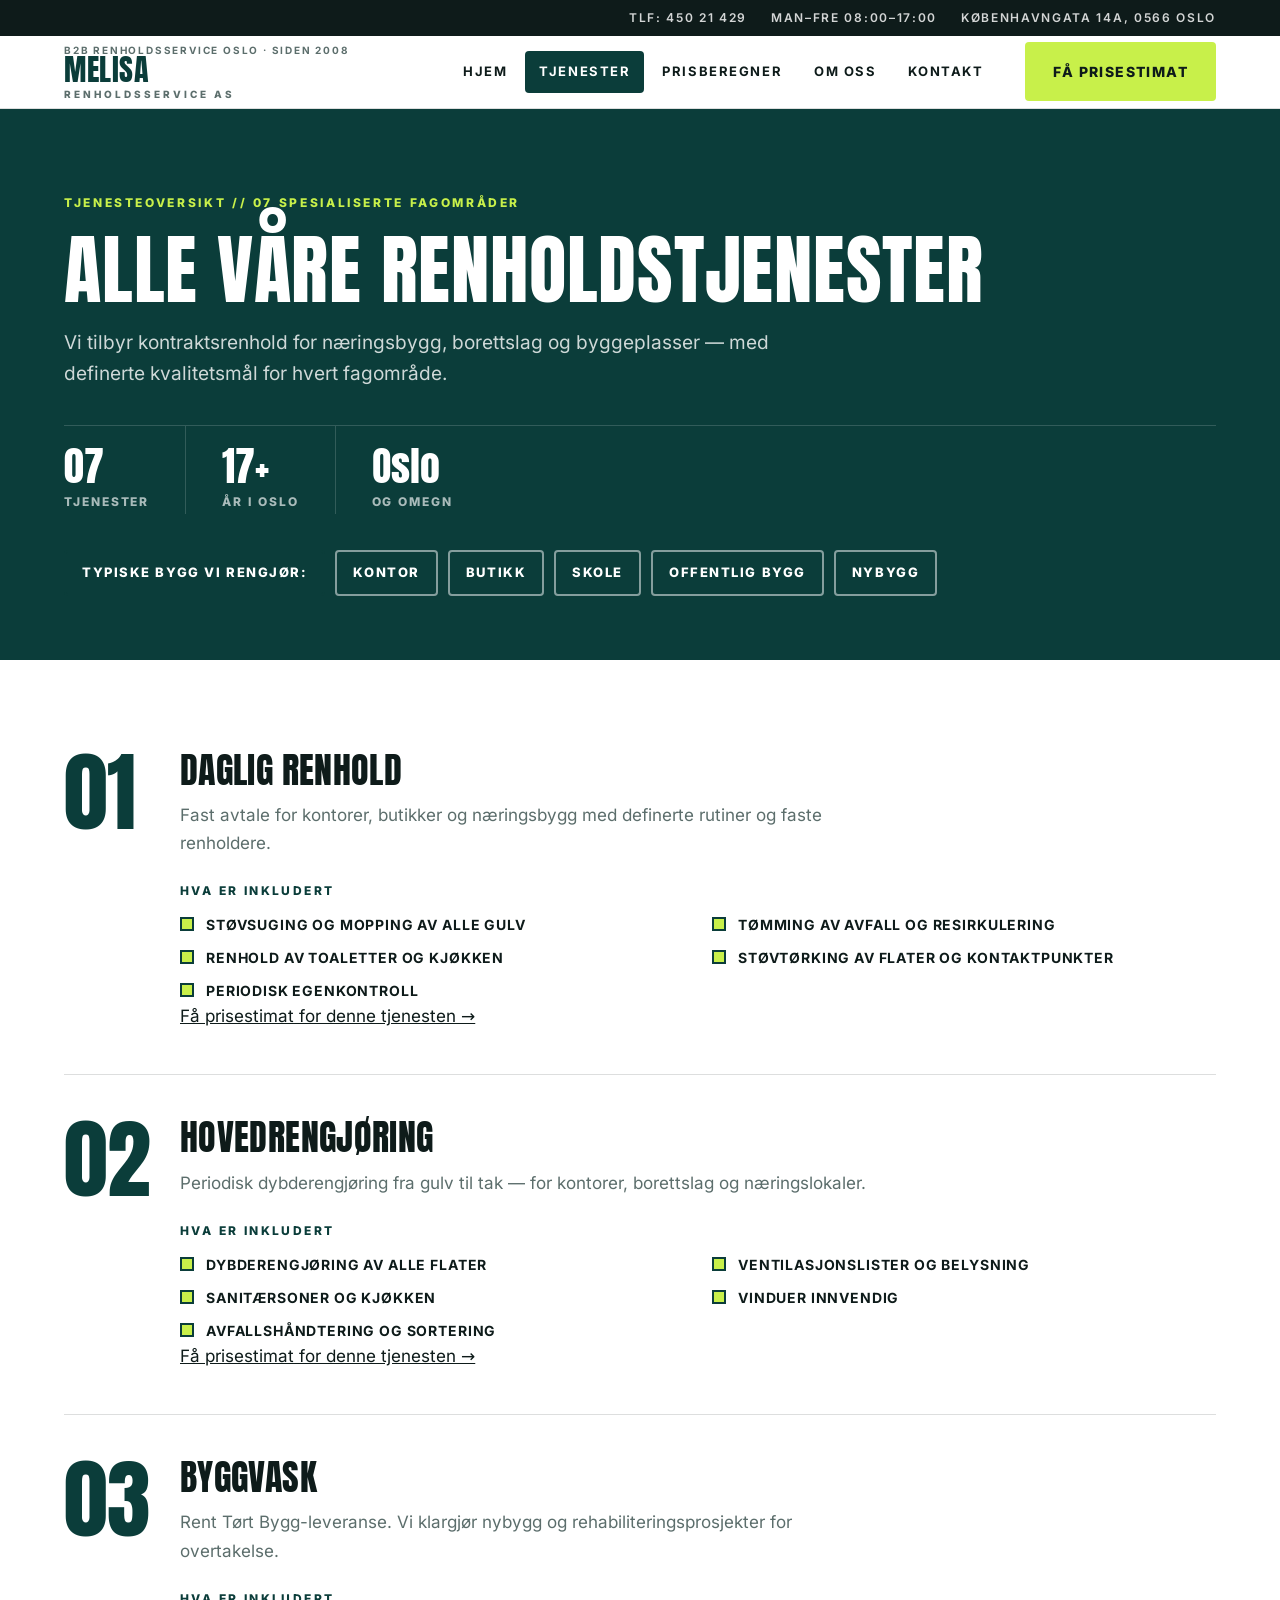
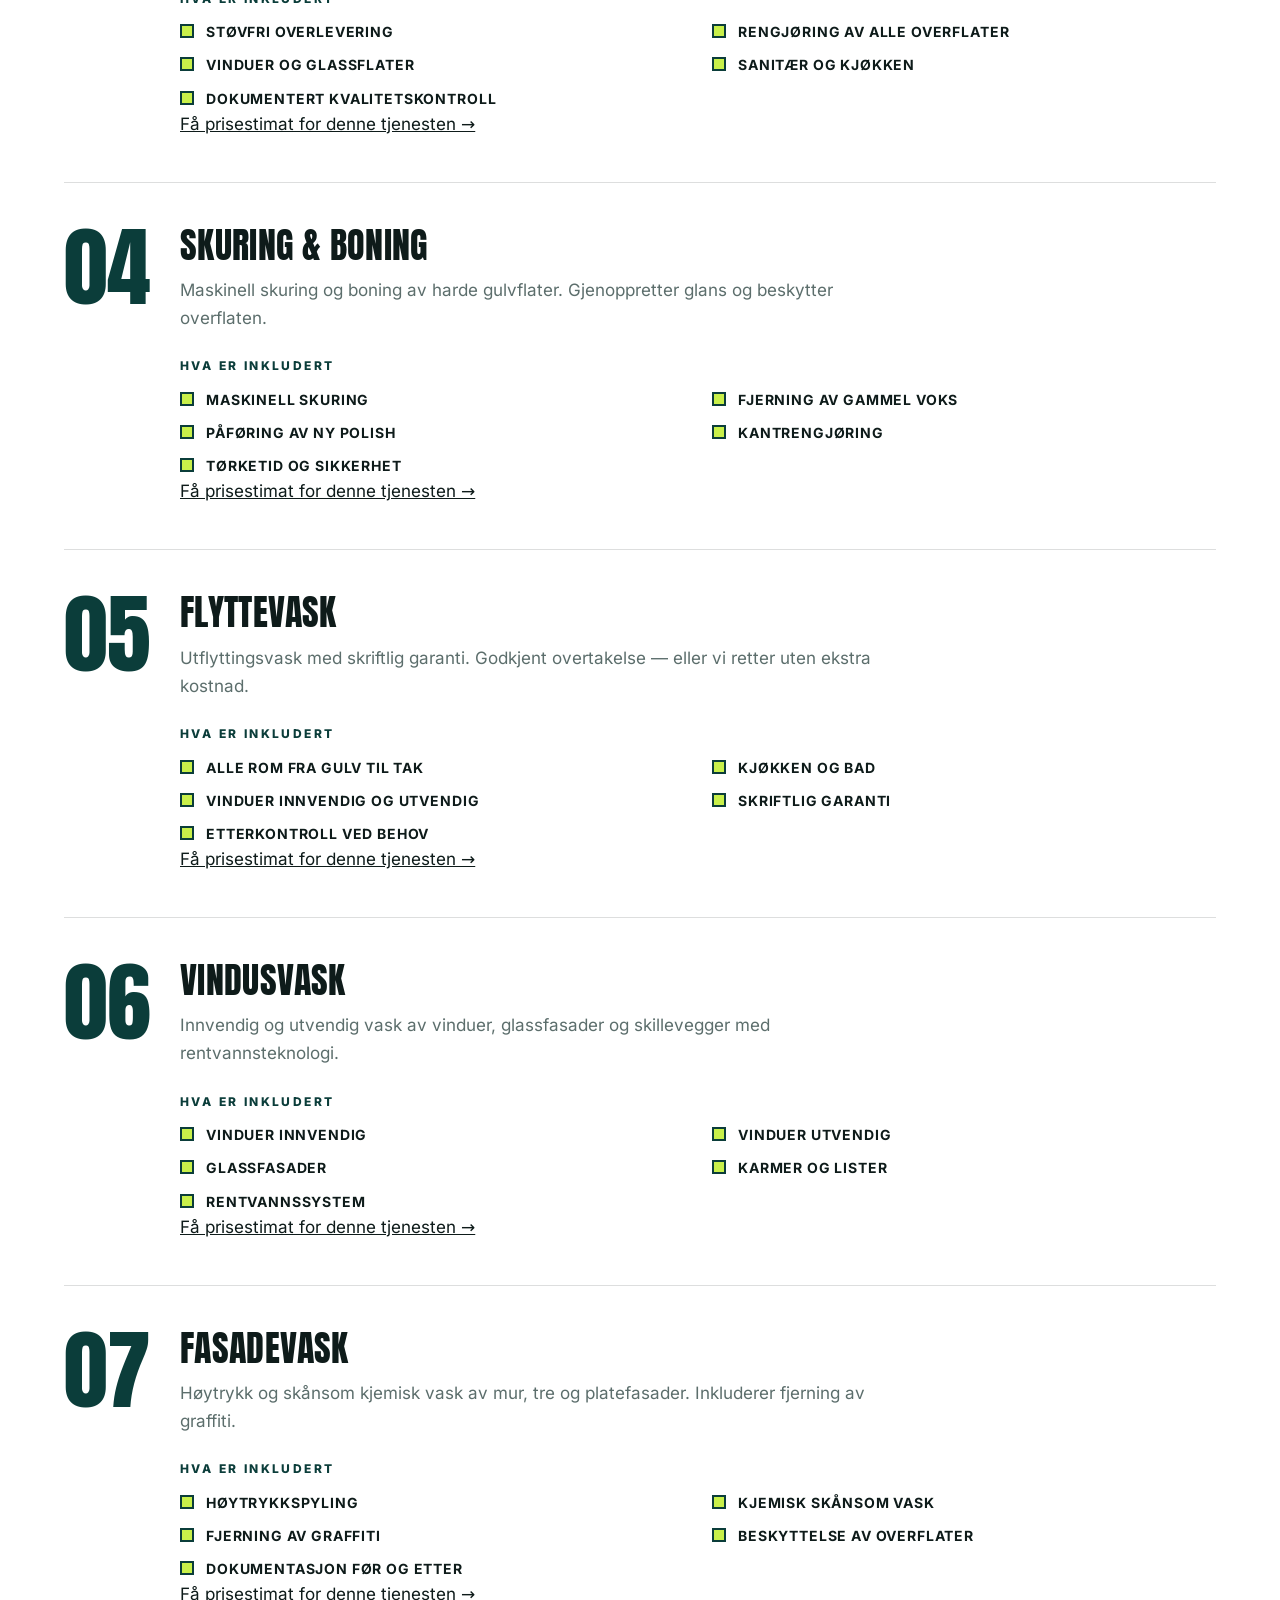
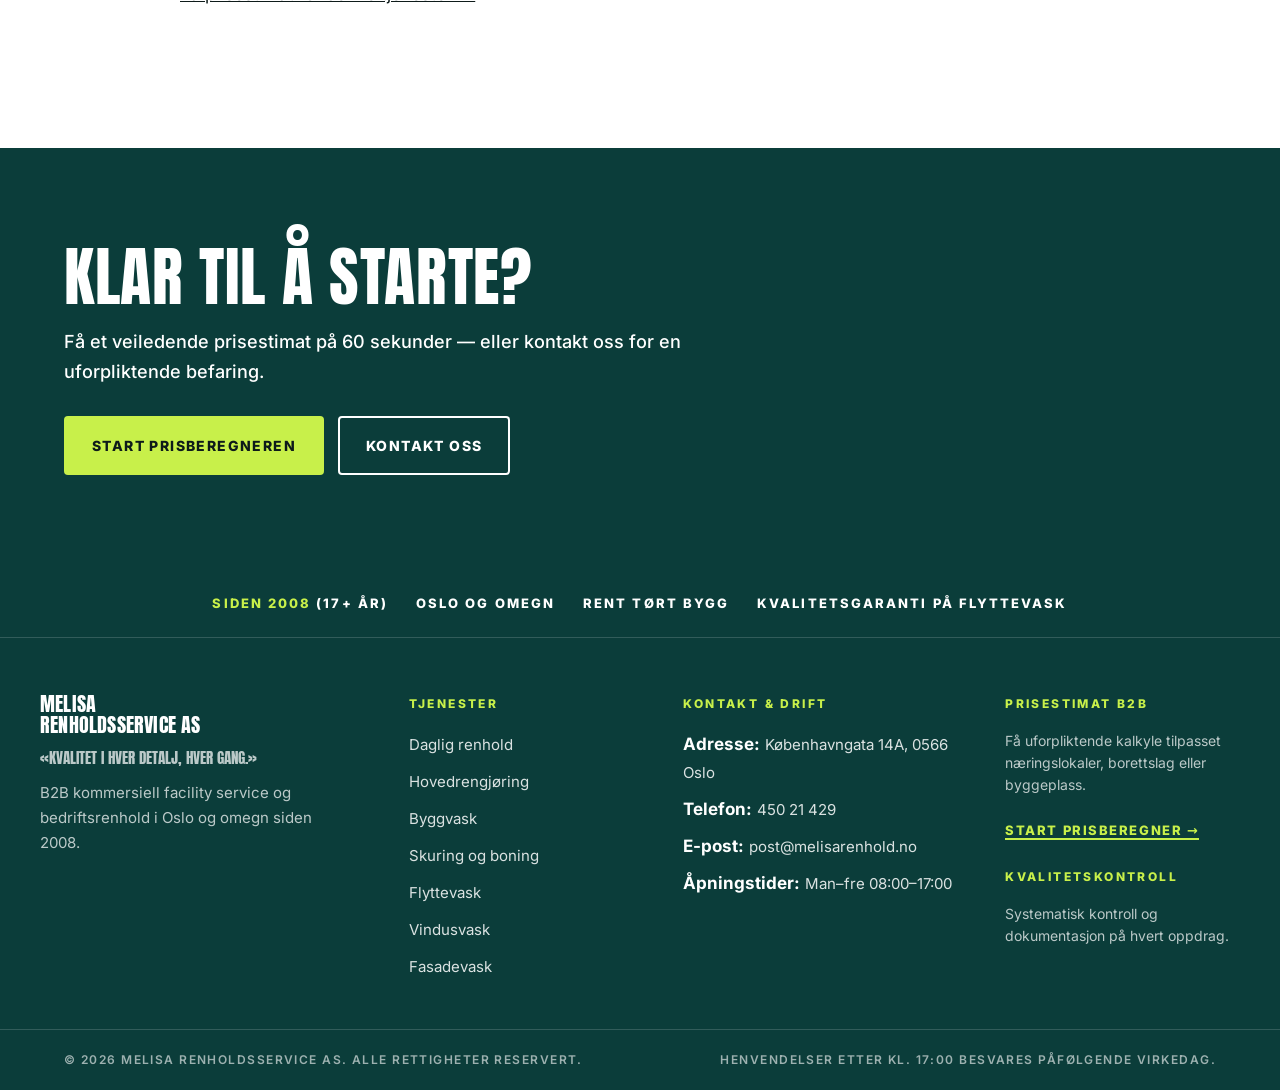
<file: tjenester.html>
<!DOCTYPE html>
<html lang="nb">
<head>
<meta charset="UTF-8">
<meta name="viewport" content="width=device-width, initial-scale=1.0">
<title>Tjenester — Melisa Renholdsservice AS | B2B renhold i Oslo</title>
<meta name="description" content="Alle renholdstjenester fra Melisa Renholdsservice AS: daglig renhold, hovedrengjøring, byggvask, skuring og boning, flyttevask, vindusvask og fasadevask i Oslo og omegn.">
<meta property="og:title" content="Tjenester — Melisa Renholdsservice AS">
<meta property="og:description" content="Syv spesialiserte fagområder for næringsbygg, borettslag og byggeplasser i Oslo og omegn.">
<meta property="og:type" content="website">
<link rel="stylesheet" href="style.css">
<link rel="icon" href="data:image/svg+xml,%3Csvg xmlns='http://www.w3.org/2000/svg' viewBox='0 0 32 32'%3E%3Crect width='32' height='32' fill='%230B3D3A'/%3E%3Crect x='6' y='6' width='20' height='20' fill='%23C8F04A'/%3E%3C/svg%3E">
</head>
<body>
<div class="utility">
  <div class="wrap">
    <a href="tel:+4745021429">Tlf: 450 21 429</a>
    <span>Man–fre 08:00–17:00</span>
    <span>Københavngata 14A, 0566 Oslo</span>
  </div>
</div>
<header class="site-header">
  <div class="wrap header-inner">
    <a class="brand" href="index.html" aria-label="Melisa Renholdsservice AS — forsiden">
      <span class="brand-eyebrow">B2B Renholdsservice Oslo · Siden 2008</span>
      <span class="brand-name">MELISA</span>
      <span class="brand-sub">RENHOLDSSERVICE AS</span>
    </a>
    <button class="nav-toggle" type="button" aria-expanded="false" aria-controls="mainNav">Meny</button>
    <nav class="main-nav" id="mainNav" aria-label="Hovedmeny">
      <a href="index.html">Hjem</a>
      <a href="tjenester.html" aria-current="page">Tjenester</a>
      <a href="prisberegner.html">Prisberegner</a>
      <a href="om-oss.html">Om oss</a>
      <a href="kontakt.html">Kontakt</a>
    </nav>
    <a class="btn btn-lime header-cta" href="prisberegner.html">Få prisestimat</a>
  </div>
</header>

<main>
  <section class="page-hero">
    <div class="wrap">
      <p class="eyebrow">Tjenesteoversikt // 07 spesialiserte fagområder</p>
      <h1>Alle våre renholdstjenester</h1>
      <p class="lede">Vi tilbyr kontraktsrenhold for næringsbygg, borettslag og byggeplasser — med definerte kvalitetsmål for hvert fagområde.</p>
      <div class="stat-row">
        <div class="stat"><b>07</b><span>Tjenester</span></div>
        <div class="stat"><b>17+</b><span>År i Oslo</span></div>
        <div class="stat"><b>Oslo</b><span>Og omegn</span></div>
      </div>
      <div class="building-strip" style="margin-top:36px">
        <span>Typiske bygg vi rengjør:</span>
        <span style="border-color:rgba(255,255,255,.5);color:#fff">Kontor</span>
        <span style="border-color:rgba(255,255,255,.5);color:#fff">Butikk</span>
        <span style="border-color:rgba(255,255,255,.5);color:#fff">Skole</span>
        <span style="border-color:rgba(255,255,255,.5);color:#fff">Offentlig bygg</span>
        <span style="border-color:rgba(255,255,255,.5);color:#fff">Nybygg</span>
      </div>
    </div>
  </section>

  <section class="white" style="padding-top:48px">
    <div class="wrap">

      <article class="svc-detail reveal" id="daglig-renhold">
        <span class="big-num">01</span>
        <div>
          <h3>Daglig renhold</h3>
          <p class="svc-desc">Fast avtale for kontorer, butikker og næringsbygg med definerte rutiner og faste renholdere.</p>
          <h4>Hva er inkludert</h4>
          <ul class="check-list">
            <li>Støvsuging og mopping av alle gulv</li>
            <li>Tømming av avfall og resirkulering</li>
            <li>Renhold av toaletter og kjøkken</li>
            <li>Støvtørking av flater og kontaktpunkter</li>
            <li>Periodisk egenkontroll</li>
          </ul>
          <a class="card-link" href="prisberegner.html?tjeneste=daglig">Få prisestimat for denne tjenesten →</a>
        </div>
      </article>

      <article class="svc-detail reveal" id="hovedrengjoring">
        <span class="big-num">02</span>
        <div>
          <h3>Hovedrengjøring</h3>
          <p class="svc-desc">Periodisk dybderengjøring fra gulv til tak — for kontorer, borettslag og næringslokaler.</p>
          <h4>Hva er inkludert</h4>
          <ul class="check-list">
            <li>Dybderengjøring av alle flater</li>
            <li>Ventilasjonslister og belysning</li>
            <li>Sanitærsoner og kjøkken</li>
            <li>Vinduer innvendig</li>
            <li>Avfallshåndtering og sortering</li>
          </ul>
          <a class="card-link" href="prisberegner.html?tjeneste=hoved">Få prisestimat for denne tjenesten →</a>
        </div>
      </article>

      <article class="svc-detail reveal" id="byggvask">
        <span class="big-num">03</span>
        <div>
          <h3>Byggvask</h3>
          <p class="svc-desc">Rent Tørt Bygg-leveranse. Vi klargjør nybygg og rehabiliteringsprosjekter for overtakelse.</p>
          <h4>Hva er inkludert</h4>
          <ul class="check-list">
            <li>Støvfri overlevering</li>
            <li>Rengjøring av alle overflater</li>
            <li>Vinduer og glassflater</li>
            <li>Sanitær og kjøkken</li>
            <li>Dokumentert kvalitetskontroll</li>
          </ul>
          <a class="card-link" href="prisberegner.html?tjeneste=bygg">Få prisestimat for denne tjenesten →</a>
        </div>
      </article>

      <article class="svc-detail reveal" id="skuring-boning">
        <span class="big-num">04</span>
        <div>
          <h3>Skuring &amp; boning</h3>
          <p class="svc-desc">Maskinell skuring og boning av harde gulvflater. Gjenoppretter glans og beskytter overflaten.</p>
          <h4>Hva er inkludert</h4>
          <ul class="check-list">
            <li>Maskinell skuring</li>
            <li>Fjerning av gammel voks</li>
            <li>Påføring av ny polish</li>
            <li>Kantrengjøring</li>
            <li>Tørketid og sikkerhet</li>
          </ul>
          <a class="card-link" href="prisberegner.html?tjeneste=skuring">Få prisestimat for denne tjenesten →</a>
        </div>
      </article>

      <article class="svc-detail reveal" id="flyttevask">
        <span class="big-num">05</span>
        <div>
          <h3>Flyttevask</h3>
          <p class="svc-desc">Utflyttingsvask med skriftlig garanti. Godkjent overtakelse — eller vi retter uten ekstra kostnad.</p>
          <h4>Hva er inkludert</h4>
          <ul class="check-list">
            <li>Alle rom fra gulv til tak</li>
            <li>Kjøkken og bad</li>
            <li>Vinduer innvendig og utvendig</li>
            <li>Skriftlig garanti</li>
            <li>Etterkontroll ved behov</li>
          </ul>
          <a class="card-link" href="prisberegner.html?tjeneste=flytte">Få prisestimat for denne tjenesten →</a>
        </div>
      </article>

      <article class="svc-detail reveal" id="vindusvask">
        <span class="big-num">06</span>
        <div>
          <h3>Vindusvask</h3>
          <p class="svc-desc">Innvendig og utvendig vask av vinduer, glassfasader og skillevegger med rentvannsteknologi.</p>
          <h4>Hva er inkludert</h4>
          <ul class="check-list">
            <li>Vinduer innvendig</li>
            <li>Vinduer utvendig</li>
            <li>Glassfasader</li>
            <li>Karmer og lister</li>
            <li>Rentvannssystem</li>
          </ul>
          <a class="card-link" href="prisberegner.html?tjeneste=vindus">Få prisestimat for denne tjenesten →</a>
        </div>
      </article>

      <article class="svc-detail reveal" id="fasadevask">
        <span class="big-num">07</span>
        <div>
          <h3>Fasadevask</h3>
          <p class="svc-desc">Høytrykk og skånsom kjemisk vask av mur, tre og platefasader. Inkluderer fjerning av graffiti.</p>
          <h4>Hva er inkludert</h4>
          <ul class="check-list">
            <li>Høytrykkspyling</li>
            <li>Kjemisk skånsom vask</li>
            <li>Fjerning av graffiti</li>
            <li>Beskyttelse av overflater</li>
            <li>Dokumentasjon før og etter</li>
          </ul>
          <a class="card-link" href="prisberegner.html?tjeneste=fasade">Få prisestimat for denne tjenesten →</a>
        </div>
      </article>

    </div>
  </section>

  <section class="dark cta-band">
    <div class="wrap reveal">
      <h2>Klar til å starte?</h2>
      <p>Få et veiledende prisestimat på 60 sekunder — eller kontakt oss for en uforpliktende befaring.</p>
      <div class="hero-ctas">
        <a class="btn btn-lime" href="prisberegner.html">Start prisberegneren</a>
        <a class="btn btn-outline-light" href="kontakt.html">Kontakt oss</a>
      </div>
    </div>
  </section>
</main>

<footer class="site-footer">
  <div class="footer-strip">
    <div class="wrap">
      <span><b>Siden 2008</b> (17+ år)</span>
      <span>Oslo og omegn</span>
      <span>Rent Tørt Bygg</span>
      <span>Kvalitetsgaranti på flyttevask</span>
    </div>
  </div>
  <div class="wrap footer-grid">
    <div class="footer-brand">
      <h3>Melisa<br>Renholdsservice AS</h3>
      <p class="footer-quote">«Kvalitet i hver detalj, hver gang.»</p>
      <p>B2B kommersiell facility service og bedriftsrenhold i Oslo og omegn siden 2008.</p>
    </div>
    <nav aria-label="Tjenester i bunnteksten">
      <h4>Tjenester</h4>
      <ul class="footer-list">
        <li><a href="tjenester.html">Daglig renhold</a></li>
        <li><a href="tjenester.html">Hovedrengjøring</a></li>
        <li><a href="tjenester.html">Byggvask</a></li>
        <li><a href="tjenester.html">Skuring og boning</a></li>
        <li><a href="tjenester.html">Flyttevask</a></li>
        <li><a href="tjenester.html">Vindusvask</a></li>
        <li><a href="tjenester.html">Fasadevask</a></li>
      </ul>
    </nav>
    <div>
      <h4>Kontakt &amp; drift</h4>
      <ul class="footer-list">
        <li><strong>Adresse:</strong> <span>Københavngata 14A, 0566 Oslo</span></li>
        <li><strong>Telefon:</strong> <a href="tel:+4745021429">450 21 429</a></li>
        <li><strong>E-post:</strong> <a href="mailto:post@melisarenhold.no">post@melisarenhold.no</a></li>
        <li><strong>Åpningstider:</strong> <span>Man–fre 08:00–17:00</span></li>
      </ul>
    </div>
    <div>
      <h4>Prisestimat B2B</h4>
      <p class="footer-note">Få uforpliktende kalkyle tilpasset næringslokaler, borettslag eller byggeplass.</p>
      <p><a href="prisberegner.html" style="color:var(--lime);font-weight:800;letter-spacing:.12em;text-transform:uppercase;font-size:13px;text-decoration:none;border-bottom:2px solid var(--lime)">Start prisberegner →</a></p>
      <h4 style="margin-top:24px">Kvalitetskontroll</h4>
      <p class="footer-note">Systematisk kontroll og dokumentasjon på hvert oppdrag.</p>
    </div>
  </div>
  <div class="footer-bottom">
    <div class="wrap">
      <span>© 2026 Melisa Renholdsservice AS. Alle rettigheter reservert.</span>
      <span>Henvendelser etter kl. 17:00 besvares påfølgende virkedag.</span>
    </div>
  </div>
</footer>
<script src="app.js"></script>
</body>
</html>
</file>
<file: style.css>
/* Melisa Renholdsservice AS — "Nordic industrial" design system.
   Tokens: deep petrol teal #0B3D3A, signal lime #C8F04A, ice white #F2F7F6,
   ink #0E1B1A, cool grey #5C6E6C. Anton display + Inter body, self-hosted.
   Hard edges (max 4px), no gradients, no blobs. */

@font-face{font-family:"Anton";font-style:normal;font-weight:400;font-display:swap;src:url("assets/fonts/anton-400-latin-ext.woff2") format("woff2");unicode-range:U+0100-02BA,U+02BD-02C5,U+02C7-02CC,U+02CE-02D7,U+02DD-02FF,U+0304,U+0308,U+0329,U+1D00-1DBF,U+1E00-1E9F,U+1EF2-1EFF,U+2020,U+20A0-20AB,U+20AD-20C0,U+2113,U+2C60-2C7F,U+A720-A7FF}
@font-face{font-family:"Anton";font-style:normal;font-weight:400;font-display:swap;src:url("assets/fonts/anton-400-latin.woff2") format("woff2");unicode-range:U+0000-00FF,U+0131,U+0152-0153,U+02BB-02BC,U+02C6,U+02DA,U+02DC,U+0304,U+0308,U+0329,U+2000-206F,U+20AC,U+2122,U+2191,U+2193,U+2212,U+2215,U+FEFF,U+FFFD}
@font-face{font-family:"Inter";font-style:normal;font-weight:400;font-display:swap;src:url("assets/fonts/inter-400-latin-ext.woff2") format("woff2");unicode-range:U+0100-02BA,U+02BD-02C5,U+02C7-02CC,U+02CE-02D7,U+02DD-02FF,U+0304,U+0308,U+0329,U+1D00-1DBF,U+1E00-1E9F,U+1EF2-1EFF,U+2020,U+20A0-20AB,U+20AD-20C0,U+2113,U+2C60-2C7F,U+A720-A7FF}
@font-face{font-family:"Inter";font-style:normal;font-weight:400;font-display:swap;src:url("assets/fonts/inter-400-latin.woff2") format("woff2");unicode-range:U+0000-00FF,U+0131,U+0152-0153,U+02BB-02BC,U+02C6,U+02DA,U+02DC,U+0304,U+0308,U+0329,U+2000-206F,U+20AC,U+2122,U+2191,U+2193,U+2212,U+2215,U+FEFF,U+FFFD}
@font-face{font-family:"Inter";font-style:normal;font-weight:500;font-display:swap;src:url("assets/fonts/inter-500-latin-ext.woff2") format("woff2");unicode-range:U+0100-02BA,U+02BD-02C5,U+02C7-02CC,U+02CE-02D7,U+02DD-02FF,U+0304,U+0308,U+0329,U+1D00-1DBF,U+1E00-1E9F,U+1EF2-1EFF,U+2020,U+20A0-20AB,U+20AD-20C0,U+2113,U+2C60-2C7F,U+A720-A7FF}
@font-face{font-family:"Inter";font-style:normal;font-weight:500;font-display:swap;src:url("assets/fonts/inter-500-latin.woff2") format("woff2");unicode-range:U+0000-00FF,U+0131,U+0152-0153,U+02BB-02BC,U+02C6,U+02DA,U+02DC,U+0304,U+0308,U+0329,U+2000-206F,U+20AC,U+2122,U+2191,U+2193,U+2212,U+2215,U+FEFF,U+FFFD}
@font-face{font-family:"Inter";font-style:normal;font-weight:600;font-display:swap;src:url("assets/fonts/inter-600-latin-ext.woff2") format("woff2");unicode-range:U+0100-02BA,U+02BD-02C5,U+02C7-02CC,U+02CE-02D7,U+02DD-02FF,U+0304,U+0308,U+0329,U+1D00-1DBF,U+1E00-1E9F,U+1EF2-1EFF,U+2020,U+20A0-20AB,U+20AD-20C0,U+2113,U+2C60-2C7F,U+A720-A7FF}
@font-face{font-family:"Inter";font-style:normal;font-weight:600;font-display:swap;src:url("assets/fonts/inter-600-latin.woff2") format("woff2");unicode-range:U+0000-00FF,U+0131,U+0152-0153,U+02BB-02BC,U+02C6,U+02DA,U+02DC,U+0304,U+0308,U+0329,U+2000-206F,U+20AC,U+2122,U+2191,U+2193,U+2212,U+2215,U+FEFF,U+FFFD}
@font-face{font-family:"Inter";font-style:normal;font-weight:700;font-display:swap;src:url("assets/fonts/inter-700-latin-ext.woff2") format("woff2");unicode-range:U+0100-02BA,U+02BD-02C5,U+02C7-02CC,U+02CE-02D7,U+02DD-02FF,U+0304,U+0308,U+0329,U+1D00-1DBF,U+1E00-1E9F,U+1EF2-1EFF,U+2020,U+20A0-20AB,U+20AD-20C0,U+2113,U+2C60-2C7F,U+A720-A7FF}
@font-face{font-family:"Inter";font-style:normal;font-weight:700;font-display:swap;src:url("assets/fonts/inter-700-latin.woff2") format("woff2");unicode-range:U+0000-00FF,U+0131,U+0152-0153,U+02BB-02BC,U+02C6,U+02DA,U+02DC,U+0304,U+0308,U+0329,U+2000-206F,U+20AC,U+2122,U+2191,U+2193,U+2212,U+2215,U+FEFF,U+FFFD}
@font-face{font-family:"Inter";font-style:normal;font-weight:800;font-display:swap;src:url("assets/fonts/inter-800-latin-ext.woff2") format("woff2");unicode-range:U+0100-02BA,U+02BD-02C5,U+02C7-02CC,U+02CE-02D7,U+02DD-02FF,U+0304,U+0308,U+0329,U+1D00-1DBF,U+1E00-1E9F,U+1EF2-1EFF,U+2020,U+20A0-20AB,U+20AD-20C0,U+2113,U+2C60-2C7F,U+A720-A7FF}
@font-face{font-family:"Inter";font-style:normal;font-weight:800;font-display:swap;src:url("assets/fonts/inter-800-latin.woff2") format("woff2");unicode-range:U+0000-00FF,U+0131,U+0152-0153,U+02BB-02BC,U+02C6,U+02DA,U+02DC,U+0304,U+0308,U+0329,U+2000-206F,U+20AC,U+2122,U+2191,U+2193,U+2212,U+2215,U+FEFF,U+FFFD}

:root{
  --teal:#0B3D3A; --teal-deep:#072624; --teal-mid:#14524D;
  --lime:#C8F04A; --lime-dark:#9DBF2E;
  --ice:#F2F7F6; --white:#FFFFFF; --ink:#0E1B1A; --grey:#5C6E6C;
  --line:rgba(14,27,26,.14); --line-light:rgba(255,255,255,.16);
  --display:"Anton", "Arial Narrow", sans-serif;
  --body:"Inter", system-ui, -apple-system, "Segoe UI", sans-serif;
  --radius:4px;
  --wrap:1200px;
  --ease:cubic-bezier(.16,1,.3,1);
}
*,*::before,*::after{box-sizing:border-box}
html{scroll-behavior:smooth}
body{margin:0;background:var(--teal);color:var(--ink);font-family:var(--body);font-size:17px;line-height:1.65;-webkit-font-smoothing:antialiased}
::selection{background:var(--lime);color:var(--ink)}
img{max-width:100%;display:block}
a{color:inherit}
button{font-family:inherit;cursor:pointer}
input,select,textarea{font-family:inherit;font-size:16px;color:var(--ink)}
:focus-visible{outline:3px solid var(--lime);outline-offset:2px}
.dark :focus-visible{outline-color:var(--lime)}

.wrap{max-width:var(--wrap);margin:0 auto;padding:0 24px}
.eyebrow{font-size:12px;font-weight:800;letter-spacing:.22em;text-transform:uppercase;color:var(--grey)}
.eyebrow.on-dark{color:var(--lime)}
h1,h2,h3,.anton{font-family:var(--display);font-weight:400;text-transform:uppercase;letter-spacing:.01em;margin:0}
h1{line-height:1.12} /* extra leading: Anton's Å ring sits very high and would collide with the line above */
h2,h3,.anton{line-height:1.04}
h2{font-size:clamp(34px,4.6vw,56px)}
h2+p.lede,.lede{font-size:clamp(16px,1.6vw,19px);color:var(--grey);max-width:62ch;margin-top:14px}
.on-dark .lede{color:rgba(255,255,255,.78)}
section{padding:96px 0}
section.ice{background:var(--ice)}
section.white{background:var(--white)}
section.dark{background:var(--teal);color:#fff}
section.lime-band{background:var(--lime);color:var(--ink)}
.section-head{margin-bottom:48px}
.section-head h2{margin-top:12px}
.section-head .rule{width:64px;height:6px;background:var(--lime);margin-top:20px}
.dark .section-head .rule{background:var(--lime)}

/* ---------- utility bar + header ---------- */
.utility{background:var(--ink);color:rgba(255,255,255,.82);font-size:12px;font-weight:600;letter-spacing:.14em;text-transform:uppercase}
.utility .wrap{display:flex;gap:24px;justify-content:flex-end;flex-wrap:wrap;padding-top:8px;padding-bottom:8px}
.utility a{text-decoration:none}
.utility a:hover{color:var(--lime)}
.site-header{position:sticky;top:0;z-index:50;background:var(--white);border-bottom:1px solid var(--line)}
.header-inner{display:flex;align-items:center;gap:28px;min-height:72px}
.brand{display:flex;flex-direction:column;line-height:1;text-decoration:none;flex-shrink:0}
.brand .brand-name{font-family:var(--display);font-size:30px;letter-spacing:.02em;color:var(--teal)}
.brand .brand-sub{font-size:10px;font-weight:800;letter-spacing:.3em;color:var(--grey);margin-top:4px}
.brand .brand-eyebrow{font-size:10px;font-weight:700;letter-spacing:.18em;color:var(--grey);text-transform:uppercase}
.main-nav{display:flex;gap:4px;margin-left:auto}
.main-nav a{display:block;padding:10px 14px;font-size:13px;font-weight:700;letter-spacing:.12em;text-transform:uppercase;text-decoration:none;color:var(--ink);border-radius:var(--radius)}
.main-nav a:hover{background:var(--ice);color:var(--teal)}
.main-nav a[aria-current="page"]{background:var(--teal);color:#fff}
.nav-toggle{display:none;background:none;border:1px solid var(--line);border-radius:var(--radius);padding:10px 12px;font-size:13px;font-weight:800;letter-spacing:.12em;text-transform:uppercase}

/* ---------- buttons ---------- */
.btn{display:inline-flex;align-items:center;justify-content:center;gap:10px;padding:16px 26px;border-radius:var(--radius);border:2px solid transparent;font-size:14px;font-weight:800;letter-spacing:.1em;text-transform:uppercase;text-decoration:none;transition:transform .18s var(--ease),background .18s var(--ease),color .18s var(--ease);min-height:52px}
.btn:hover{transform:translateY(-2px)}
.btn:active{transform:translateY(0) scale(.98)}
.btn-lime{background:var(--lime);color:var(--ink)}
.btn-lime:hover{background:#d6f76a}
.btn-dark{background:var(--teal);color:#fff}
.btn-dark:hover{background:var(--teal-mid)}
.btn-outline-light{background:transparent;border-color:#fff;color:#fff}
.btn-outline-light:hover{background:rgba(255,255,255,.12)}
.btn-outline-dark{background:transparent;border-color:var(--ink);color:var(--ink)}
.btn-outline-dark:hover{background:var(--ink);color:#fff}
.btn-block{width:100%}
.btn[disabled]{opacity:.5;cursor:not-allowed;transform:none}

/* ---------- hero ---------- */
.hero{background:var(--teal);color:#fff;padding:88px 0 0;position:relative;overflow:hidden}
.hero-grid{display:grid;grid-template-columns:1.15fr .85fr;gap:56px;align-items:start}
.hero .eyebrow{color:var(--lime)}
.hero h1{font-size:clamp(52px,7.4vw,104px);margin-top:16px}
.hero h1 .lime{color:var(--lime)}
.hero-sub{margin-top:22px;font-size:clamp(16px,1.8vw,20px);font-weight:600;letter-spacing:.06em;text-transform:uppercase;line-height:1.5;color:rgba(255,255,255,.85);max-width:34ch}
.hero-ctas{display:flex;gap:14px;flex-wrap:wrap;margin-top:34px}
.hero-meta{margin-top:28px;font-size:13px;letter-spacing:.14em;text-transform:uppercase;color:rgba(255,255,255,.6);font-weight:600}

/* teaser card overlapping hero edge */
.teaser{background:var(--lime);color:var(--ink);border-radius:var(--radius);padding:30px 28px;box-shadow:0 24px 48px rgba(0,0,0,.28);animation:rise .8s var(--ease) both .15s}
@keyframes rise{from{opacity:0;transform:translateY(28px)}to{opacity:1;transform:translateY(0)}}
.teaser-label{font-size:11px;font-weight:800;letter-spacing:.24em;text-transform:uppercase}
.teaser h2{font-size:clamp(26px,2.6vw,34px);margin-top:8px}
.teaser .field{margin-top:20px}
.teaser .field label,.field label{display:block;font-size:12px;font-weight:800;letter-spacing:.14em;text-transform:uppercase;margin-bottom:8px}
.teaser select,.teaser input[type="number"]{width:100%;padding:14px;border:2px solid var(--ink);border-radius:var(--radius);background:#fff;font-weight:600}
.teaser-estimate{margin-top:22px;border-top:2px solid rgba(14,27,26,.25);padding-top:18px}
.teaser-estimate .est-label{font-size:11px;font-weight:800;letter-spacing:.2em;text-transform:uppercase}
.teaser-estimate .est-value{font-family:var(--display);font-size:clamp(30px,3vw,40px);line-height:1;margin-top:6px}
.teaser-estimate .est-note{font-size:12px;font-weight:600;color:rgba(14,27,26,.72);margin-top:6px}
.teaser .btn{margin-top:18px}
.teaser-micro{margin-top:12px;font-size:13px;font-weight:600;color:rgba(14,27,26,.75);text-align:center}
.hero-spacer{height:72px}

/* ---------- trust strip ---------- */
.trust{background:var(--white);border-bottom:1px solid var(--line);padding:26px 0}
.trust-list{display:flex;flex-wrap:wrap;gap:12px 40px;justify-content:center;list-style:none;margin:0;padding:0}
.trust-list li{font-size:14px;font-weight:800;letter-spacing:.16em;text-transform:uppercase;color:var(--teal);display:flex;align-items:center;gap:10px}
.trust-list li::before{content:"";width:10px;height:10px;background:var(--lime);flex-shrink:0}

/* ---------- service cards ---------- */
.cards-7{display:grid;grid-template-columns:repeat(3,1fr);gap:20px}
.svc-card{background:#fff;border:1px solid var(--line);border-top:6px solid var(--lime);border-radius:var(--radius);padding:28px 26px;display:flex;flex-direction:column;transition:transform .18s var(--ease),box-shadow .18s var(--ease)}
.svc-card:hover{transform:translateY(-4px);box-shadow:0 16px 32px rgba(11,61,58,.12)}
.svc-num{font-family:var(--display);font-size:44px;line-height:1;color:var(--teal);opacity:.9}
.svc-card h3{font-size:24px;margin-top:14px}
.svc-card p{color:var(--grey);margin:12px 0 0;font-size:15px;flex:1}
.svc-card .card-link{margin-top:20px;font-size:13px;font-weight:800;letter-spacing:.12em;text-transform:uppercase;color:var(--teal);text-decoration:none;border-bottom:2px solid var(--lime);padding-bottom:2px;align-self:flex-start}
.svc-card .card-link:hover{color:var(--lime-dark)}
.cards-more{margin-top:36px;text-align:center}

/* ---------- steps ---------- */
.steps{display:grid;grid-template-columns:repeat(3,1fr);gap:20px;margin-top:8px}
.step{background:var(--ice);border-radius:var(--radius);padding:32px 28px;border:1px solid var(--line)}
.step-num{font-family:var(--display);font-size:64px;line-height:1;color:var(--lime);-webkit-text-stroke:1.5px var(--teal)}
.step h3{font-size:24px;margin-top:14px}
.step p{color:var(--grey);margin:10px 0 0;font-size:15px}
.steps-foot{margin-top:32px;font-size:13px;font-weight:800;letter-spacing:.18em;text-transform:uppercase;color:var(--teal);text-align:center}

/* ---------- values ---------- */
.values-grid{display:grid;grid-template-columns:repeat(4,1fr);gap:20px}
.value-card{background:rgba(255,255,255,.06);border:1px solid var(--line-light);border-radius:var(--radius);padding:28px 24px}
.value-card .svc-num{color:var(--lime)}
.value-card h3{font-size:22px;color:#fff;margin-top:12px}
.value-card p{color:rgba(255,255,255,.75);font-size:15px;margin:10px 0 0}
.value-tag{display:inline-block;margin-top:16px;font-size:11px;font-weight:800;letter-spacing:.16em;text-transform:uppercase;color:var(--lime)}

/* ---------- CTA band ---------- */
.cta-band{text-align:left}
.cta-band h2{font-size:clamp(36px,5vw,64px)}
.cta-band p{font-size:18px;max-width:56ch;margin:16px 0 0;font-weight:500}
.cta-band .hero-ctas{margin-top:30px}
.cta-contact{margin-top:22px;font-weight:800;letter-spacing:.06em}
.cta-contact a{text-decoration:none;border-bottom:2px solid var(--ink)}

/* ---------- footer ---------- */
.site-footer{background:var(--teal);color:#fff}
.footer-strip{border-bottom:1px solid var(--line-light);padding:22px 0}
.footer-strip .wrap{display:flex;flex-wrap:wrap;gap:10px 28px;justify-content:center}
.footer-strip span{font-size:13px;font-weight:800;letter-spacing:.16em;text-transform:uppercase}
.footer-strip span b{color:var(--lime);font-weight:800}
.footer-grid{display:grid;grid-template-columns:1.4fr 1fr 1.2fr 1fr;gap:40px;padding:56px 0 40px}
.site-footer h3{font-size:20px;color:#fff}
.site-footer h4{font-family:var(--body);font-size:12px;font-weight:800;letter-spacing:.2em;text-transform:uppercase;color:var(--lime);margin:0 0 16px}
.footer-brand p{color:rgba(255,255,255,.72);font-size:15px;margin:14px 0 0;max-width:34ch}
.footer-quote{font-family:var(--display);font-size:20px;text-transform:uppercase;color:#fff;margin-top:18px;line-height:1.2}
.footer-list{list-style:none;margin:0;padding:0}
.footer-list li{margin-bottom:9px}
.footer-list a{color:rgba(255,255,255,.85);text-decoration:none;font-size:15px}
.footer-list a:hover{color:var(--lime)}
.footer-list li span{color:rgba(255,255,255,.85);font-size:15px}
.footer-list li strong{color:#fff;font-weight:700}
.footer-note{font-size:14px;color:rgba(255,255,255,.72);margin:0 0 18px;line-height:1.6}
.footer-bottom{border-top:1px solid var(--line-light);padding:20px 0}
.footer-bottom .wrap{display:flex;justify-content:space-between;gap:16px;flex-wrap:wrap;font-size:12px;letter-spacing:.12em;text-transform:uppercase;color:rgba(255,255,255,.6);font-weight:600}

/* ---------- page hero (inner pages) ---------- */
.page-hero{background:var(--teal);color:#fff;padding:72px 0 64px}
.page-hero.ice-hero{background:var(--ice);color:var(--ink)}
.page-hero h1{font-size:clamp(44px,6vw,84px);margin-top:14px}
.page-hero .lede{color:rgba(255,255,255,.8)}
.ice-hero .lede{color:var(--grey)}
.page-hero .eyebrow{color:var(--lime)}
.ice-hero .eyebrow{color:var(--teal)}
.stat-row{display:flex;gap:0;flex-wrap:wrap;margin-top:36px;border-top:1px solid var(--line-light)}
.ice-hero .stat-row{border-top-color:var(--line)}
.stat{padding:20px 36px 0 0;margin-right:36px;border-right:1px solid var(--line-light)}
.ice-hero .stat{border-right-color:var(--line)}
.stat:last-child{border-right:0;margin-right:0}
.stat b{display:block;font-family:var(--display);font-size:40px;font-weight:400;line-height:1}
.stat span{font-size:12px;font-weight:800;letter-spacing:.16em;text-transform:uppercase;color:rgba(255,255,255,.65)}
.ice-hero .stat span{color:var(--grey)}

/* ---------- service detail sections ---------- */
.svc-detail{display:grid;grid-template-columns:88px 1fr;gap:8px 28px;padding:44px 0;border-bottom:1px solid var(--line);align-items:start}
.svc-detail:last-of-type{border-bottom:0}
.svc-detail .big-num{font-family:var(--display);font-size:clamp(56px,7vw,88px);line-height:.9;color:var(--teal)}
.svc-detail h3{font-size:clamp(26px,3vw,36px)}
.svc-detail .svc-desc{color:var(--grey);margin:12px 0 0;max-width:64ch}
.svc-detail h4{font-size:12px;font-weight:800;letter-spacing:.2em;text-transform:uppercase;color:var(--teal);margin:24px 0 12px}
.check-list{list-style:none;margin:0;padding:0;display:grid;grid-template-columns:1fr 1fr;gap:10px 28px}
.check-list li{font-size:14px;font-weight:700;letter-spacing:.06em;text-transform:uppercase;padding-left:26px;position:relative}
.check-list li::before{content:"";position:absolute;left:0;top:4px;width:14px;height:14px;background:var(--lime);border:2px solid var(--teal)}
.svc-detail .card-link{margin-top:24px}
.building-strip{display:flex;flex-wrap:wrap;gap:10px;margin-top:28px}
.building-strip span{border:2px solid var(--teal);padding:10px 16px;font-size:13px;font-weight:800;letter-spacing:.12em;text-transform:uppercase;border-radius:var(--radius)}
.building-strip span:first-child{background:var(--teal);color:#fff}

/* ---------- calculator ---------- */
.calc-wrap{max-width:880px;margin:0 auto}
.progress-block{background:#fff;border:1px solid var(--line);border-radius:var(--radius);padding:28px;margin-bottom:24px}
.progress-top{display:flex;justify-content:space-between;align-items:baseline;gap:16px;flex-wrap:wrap}
.progress-top .step-label{font-family:var(--display);font-size:22px;text-transform:uppercase}
.progress-top .step-count{font-size:13px;font-weight:800;letter-spacing:.14em;text-transform:uppercase;color:var(--grey)}
.progress-track{height:10px;background:var(--ice);border:1px solid var(--line);border-radius:99px;margin-top:16px;overflow:hidden}
.progress-fill{height:100%;width:33.33%;background:var(--lime);transition:width .4s var(--ease)}
.stepper{display:flex;gap:8px;flex-wrap:wrap;margin-top:16px}
.stepper span{font-size:11px;font-weight:800;letter-spacing:.12em;text-transform:uppercase;color:var(--grey);padding:6px 10px;border:1px solid var(--line);border-radius:var(--radius)}
.stepper span.active{background:var(--teal);color:#fff;border-color:var(--teal)}
.stepper span.done{background:var(--lime);color:var(--ink);border-color:var(--lime)}
.calc-step{display:none;background:#fff;border:1px solid var(--line);border-radius:var(--radius);padding:32px}
.calc-step.active{display:block}
.calc-step h2{font-size:clamp(26px,3vw,34px);margin-top:8px}
.calc-step .step-sub{font-size:12px;font-weight:800;letter-spacing:.18em;text-transform:uppercase;color:var(--grey);margin-top:8px}
.service-grid{display:grid;grid-template-columns:repeat(2,1fr);gap:14px;margin-top:28px}
.service-pick{display:flex;flex-direction:column;align-items:flex-start;gap:8px;text-align:left;background:#fff;border:2px solid var(--line);border-radius:var(--radius);padding:20px;transition:border-color .18s var(--ease),transform .18s var(--ease)}
.service-pick:hover{border-color:var(--teal);transform:translateY(-2px)}
.service-pick[aria-pressed="true"]{border-color:var(--teal);background:var(--ice);box-shadow:inset 0 0 0 2px var(--lime)}
.service-pick .pick-check{width:22px;height:22px;border:2px solid var(--teal);border-radius:var(--radius);display:inline-flex;align-items:center;justify-content:center;font-size:14px;font-weight:800;color:transparent;background:#fff}
.service-pick[aria-pressed="true"] .pick-check{background:var(--lime);color:var(--ink)}
.service-pick strong{font-family:var(--display);font-size:21px;font-weight:400;text-transform:uppercase;letter-spacing:.02em}
.service-pick span{font-size:14px;color:var(--grey);line-height:1.5}
.service-pick .pick-tags{font-size:11px;font-weight:800;letter-spacing:.12em;text-transform:uppercase;color:var(--teal)}
.field{margin-top:24px}
.field-row{display:grid;grid-template-columns:1fr 1fr;gap:20px}
.field input[type="text"],.field input[type="email"],.field input[type="tel"],.field input[type="number"],.field select,.field textarea{width:100%;padding:14px;border:2px solid var(--line);border-radius:var(--radius);background:#fff;font-weight:500}
.field input:focus,.field select:focus,.field textarea:focus{border-color:var(--teal);outline:none;box-shadow:0 0 0 3px rgba(200,240,74,.55)}
.field textarea{min-height:130px;resize:vertical}
.field .hint{font-size:13px;color:var(--grey);margin-top:6px}
.field-error{display:none;font-size:14px;font-weight:600;color:#9B2C2C;margin-top:8px}
.field.invalid input,.field.invalid select,.field.invalid textarea{border-color:#9B2C2C}
.field.invalid .field-error{display:block}
input[type="range"]{width:100%;accent-color:var(--teal);height:32px}
.area-readout{display:flex;justify-content:space-between;align-items:baseline;margin-top:8px}
.area-readout b{font-family:var(--display);font-size:44px;font-weight:400;line-height:1}
.area-readout span{font-size:13px;font-weight:700;letter-spacing:.12em;text-transform:uppercase;color:var(--grey)}
.freq-group{display:flex;flex-wrap:wrap;gap:10px;margin-top:8px}
.freq-group label{flex:1;min-width:130px}
.freq-group input{position:absolute;opacity:0;pointer-events:none}
.freq-pill{display:flex;align-items:center;justify-content:center;text-align:center;padding:14px 10px;border:2px solid var(--line);border-radius:var(--radius);font-size:13px;font-weight:800;letter-spacing:.08em;text-transform:uppercase;cursor:pointer;transition:all .18s var(--ease);min-height:52px}
.freq-group input:checked+.freq-pill{background:var(--teal);color:#fff;border-color:var(--teal)}
.freq-group input:focus-visible+.freq-pill{outline:3px solid var(--lime);outline-offset:2px}
.calc-nav{display:flex;justify-content:space-between;gap:14px;margin-top:32px;flex-wrap:wrap}
.calc-error{margin-top:20px;background:#FDF0F0;border:1px solid #E5B4B4;color:#7A1F1F;padding:14px 16px;border-radius:var(--radius);font-size:14px;font-weight:600}
.result-panel{margin-top:24px;background:var(--teal);color:#fff;border-radius:var(--radius);padding:32px}
.result-panel .result-label{font-size:12px;font-weight:800;letter-spacing:.22em;text-transform:uppercase;color:var(--lime)}
.result-panel .result-value{font-family:var(--display);font-size:clamp(38px,5vw,56px);line-height:1;margin-top:10px}
.result-panel .result-note{font-size:14px;color:rgba(255,255,255,.78);margin-top:10px;max-width:56ch}
.result-basis{list-style:none;margin:22px 0 0;padding:18px 0 0;border-top:1px solid var(--line-light);display:grid;grid-template-columns:repeat(3,1fr);gap:14px}
.result-basis li{font-size:14px}
.result-basis li b{display:block;font-size:11px;font-weight:800;letter-spacing:.16em;text-transform:uppercase;color:var(--lime);margin-bottom:4px}
.result-ctas{display:flex;gap:12px;flex-wrap:wrap;margin-top:24px}
.after-hours{margin-top:20px;font-size:14px;color:var(--grey);text-align:center}
.after-hours strong{color:var(--ink)}
.trust-chips{display:grid;grid-template-columns:repeat(3,1fr);gap:16px;margin-top:24px}
.trust-chip{background:#fff;border:1px solid var(--line);border-radius:var(--radius);padding:20px}
.trust-chip b{display:block;font-family:var(--display);font-size:19px;text-transform:uppercase;font-weight:400;letter-spacing:.02em}
.trust-chip span{font-size:14px;color:var(--grey)}
.success-panel{display:none;background:var(--teal);color:#fff;border-radius:var(--radius);padding:48px 32px;text-align:center}
.success-panel.show{display:block}
.success-panel h2{color:#fff}
.success-panel .big-tick{width:72px;height:72px;background:var(--lime);color:var(--ink);border-radius:50%;display:flex;align-items:center;justify-content:center;font-size:36px;font-weight:800;margin:0 auto 20px}
.success-panel p{color:rgba(255,255,255,.82);max-width:52ch;margin:14px auto 0}
.success-panel .btn{margin-top:28px}

/* ---------- om oss ---------- */
.story-grid{display:grid;grid-template-columns:1.1fr .9fr;gap:56px;align-items:start}
.story-grid p{color:var(--grey);font-size:17px}
.story-grid p:first-of-type{color:var(--ink);font-size:19px;font-weight:500}
.stat-stack{display:grid;grid-template-columns:1fr 1fr;gap:16px}
.stat-box{background:var(--ice);border:1px solid var(--line);border-radius:var(--radius);padding:24px}
.stat-box b{display:block;font-family:var(--display);font-size:44px;font-weight:400;line-height:1;color:var(--teal)}
.stat-box span{font-size:12px;font-weight:800;letter-spacing:.14em;text-transform:uppercase;color:var(--grey)}
.photo-block{background:var(--teal);color:#fff;border-radius:var(--radius);padding:56px 40px;text-align:center}
.photo-block .ph-label{font-size:12px;font-weight:800;letter-spacing:.24em;text-transform:uppercase;color:var(--lime)}
.photo-block p{font-size:15px;color:rgba(255,255,255,.75);max-width:44ch;margin:14px auto 0}
.promise-band{text-align:center}
.promise-band blockquote{font-family:var(--display);font-size:clamp(32px,4.6vw,58px);text-transform:uppercase;line-height:1.05;margin:0 auto;max-width:20ch;color:#fff}
.promise-band blockquote::before{content:"“";display:block;color:var(--lime);font-size:80px;line-height:.4;margin-bottom:20px}
.promise-band cite{display:block;margin-top:24px;font-style:normal;font-size:13px;font-weight:800;letter-spacing:.2em;text-transform:uppercase;color:rgba(255,255,255,.7)}
.process-grid{display:grid;grid-template-columns:repeat(4,1fr);gap:20px}
.process-step{border-top:6px solid var(--teal);padding-top:20px}
.process-step h3{font-size:21px;margin-top:10px}
.process-step p{color:var(--grey);font-size:15px;margin:10px 0 0}
.coverage-grid{display:grid;grid-template-columns:1fr 1fr;gap:48px}
.coverage-grid h3{font-size:24px;margin-bottom:18px}
.district-list{list-style:none;margin:0;padding:0;display:flex;flex-wrap:wrap;gap:10px}
.district-list li{border:2px solid var(--teal);padding:8px 14px;font-size:13px;font-weight:700;letter-spacing:.08em;text-transform:uppercase;border-radius:var(--radius)}
.side-facts{margin-top:36px;border-top:1px solid var(--line);padding-top:28px;display:grid;gap:18px}
.side-facts div b{display:block;font-size:12px;font-weight:800;letter-spacing:.16em;text-transform:uppercase;color:var(--teal)}
.side-facts div span{font-size:15px;color:var(--grey)}

/* ---------- kontakt ---------- */
.contact-cards{display:grid;grid-template-columns:repeat(4,1fr);gap:16px}
.contact-card{background:#fff;border:1px solid var(--line);border-top:6px solid var(--lime);border-radius:var(--radius);padding:24px}
.contact-card b{display:block;font-size:12px;font-weight:800;letter-spacing:.18em;text-transform:uppercase;color:var(--teal)}
.contact-card .cc-big{font-family:var(--display);font-size:24px;text-transform:uppercase;margin-top:10px;line-height:1.1}
.contact-card p{color:var(--grey);font-size:14px;margin:8px 0 0}
.contact-card a{display:inline-block;margin-top:14px;font-size:13px;font-weight:800;letter-spacing:.1em;text-transform:uppercase;color:var(--teal);text-decoration:none;border-bottom:2px solid var(--lime)}
.form-layout{display:grid;grid-template-columns:1.25fr .75fr;gap:48px;align-items:start}
.form-card{background:#fff;border:1px solid var(--line);border-radius:var(--radius);padding:36px 32px}
.form-card h2{font-size:30px}
.info-block h3{font-size:22px;margin-bottom:18px}
.info-item{border-top:1px solid var(--line);padding:18px 0}
.info-item b{display:block;font-size:12px;font-weight:800;letter-spacing:.16em;text-transform:uppercase;color:var(--teal);margin-bottom:6px}
.info-item p{margin:0;color:var(--grey);font-size:15px}
.map-block{margin-top:28px;background:var(--teal);color:#fff;border-radius:var(--radius);padding:32px 28px}
.map-block .map-label{font-size:11px;font-weight:800;letter-spacing:.24em;text-transform:uppercase;color:var(--lime)}
.map-block p{margin:12px 0 0;font-size:15px;color:rgba(255,255,255,.85)}
.map-block a{display:inline-block;margin-top:18px;color:var(--lime);font-size:13px;font-weight:800;letter-spacing:.12em;text-transform:uppercase;text-decoration:none;border-bottom:2px solid var(--lime)}
.consent{display:flex;gap:12px;align-items:flex-start;margin-top:24px;font-size:14px;color:var(--grey)}
.consent input{width:20px;height:20px;accent-color:var(--teal);flex-shrink:0;margin-top:2px}
.faq details{background:#fff;border:1px solid var(--line);border-radius:var(--radius);margin-bottom:12px;padding:20px 24px}
.faq summary{cursor:pointer;font-family:var(--display);font-size:20px;text-transform:uppercase;letter-spacing:.02em;list-style:none}
.faq summary::-webkit-details-marker{display:none}
.faq summary::after{content:"+";float:right;color:var(--teal);font-family:var(--body);font-weight:800;font-size:24px;line-height:1}
.faq details[open ] summary::after{content:"–"}
.faq details p{color:var(--grey);margin:14px 0 0;max-width:70ch}

/* ---------- reveal on scroll ---------- */
.reveal{opacity:0;transform:translateY(24px);transition:opacity .7s var(--ease),transform .7s var(--ease)}
.reveal.in{opacity:1;transform:none}
@media (prefers-reduced-motion:reduce){
  *,*::before,*::after{animation:none!important;transition:none!important;scroll-behavior:auto!important}
  .reveal{opacity:1;transform:none}
}

/* ---------- responsive ---------- */
@media (max-width:1020px){
  .hero-grid{grid-template-columns:1fr;gap:40px}
  .cards-7{grid-template-columns:repeat(2,1fr)}
  .values-grid{grid-template-columns:repeat(2,1fr)}
  .footer-grid{grid-template-columns:1fr 1fr}
  .process-grid{grid-template-columns:repeat(2,1fr)}
  .contact-cards{grid-template-columns:repeat(2,1fr)}
  .form-layout{grid-template-columns:1fr;gap:36px}
  .story-grid{grid-template-columns:1fr;gap:36px}
  .coverage-grid{grid-template-columns:1fr;gap:36px}
}
@media (max-width:860px){
  .main-nav{position:absolute;top:100%;left:0;right:0;background:#fff;flex-direction:column;padding:12px 24px 20px;border-bottom:1px solid var(--line);display:none;margin-left:0;box-shadow:0 24px 32px rgba(0,0,0,.12)}
  .main-nav.open{display:flex}
  .main-nav a{padding:14px 10px;font-size:15px}
  .nav-toggle{display:block;margin-left:auto}
  .header-cta{display:none}
  .header-inner{gap:12px}
  .steps{grid-template-columns:1fr}
  .service-grid{grid-template-columns:1fr}
  .trust-chips{grid-template-columns:1fr}
  .result-basis{grid-template-columns:1fr}
  .check-list{grid-template-columns:1fr}
  .svc-detail{grid-template-columns:1fr;gap:4px}
}
@media (max-width:640px){
  section{padding:64px 0}
  .wrap{padding:0 16px}
  body{font-size:16px}
  .cards-7{grid-template-columns:1fr}
  .values-grid{grid-template-columns:1fr}
  .footer-grid{grid-template-columns:1fr;gap:32px}
  .process-grid{grid-template-columns:1fr}
  .contact-cards{grid-template-columns:1fr}
  .field-row{grid-template-columns:1fr}
  .calc-step,.form-card{padding:24px 18px}
  .teaser{padding:24px 18px}
  .hero{padding-top:56px}
  .utility .wrap{justify-content:center;gap:8px 18px}
  .stat{padding-right:20px;margin-right:20px}
  .stat b{font-size:32px}
}
</file>
